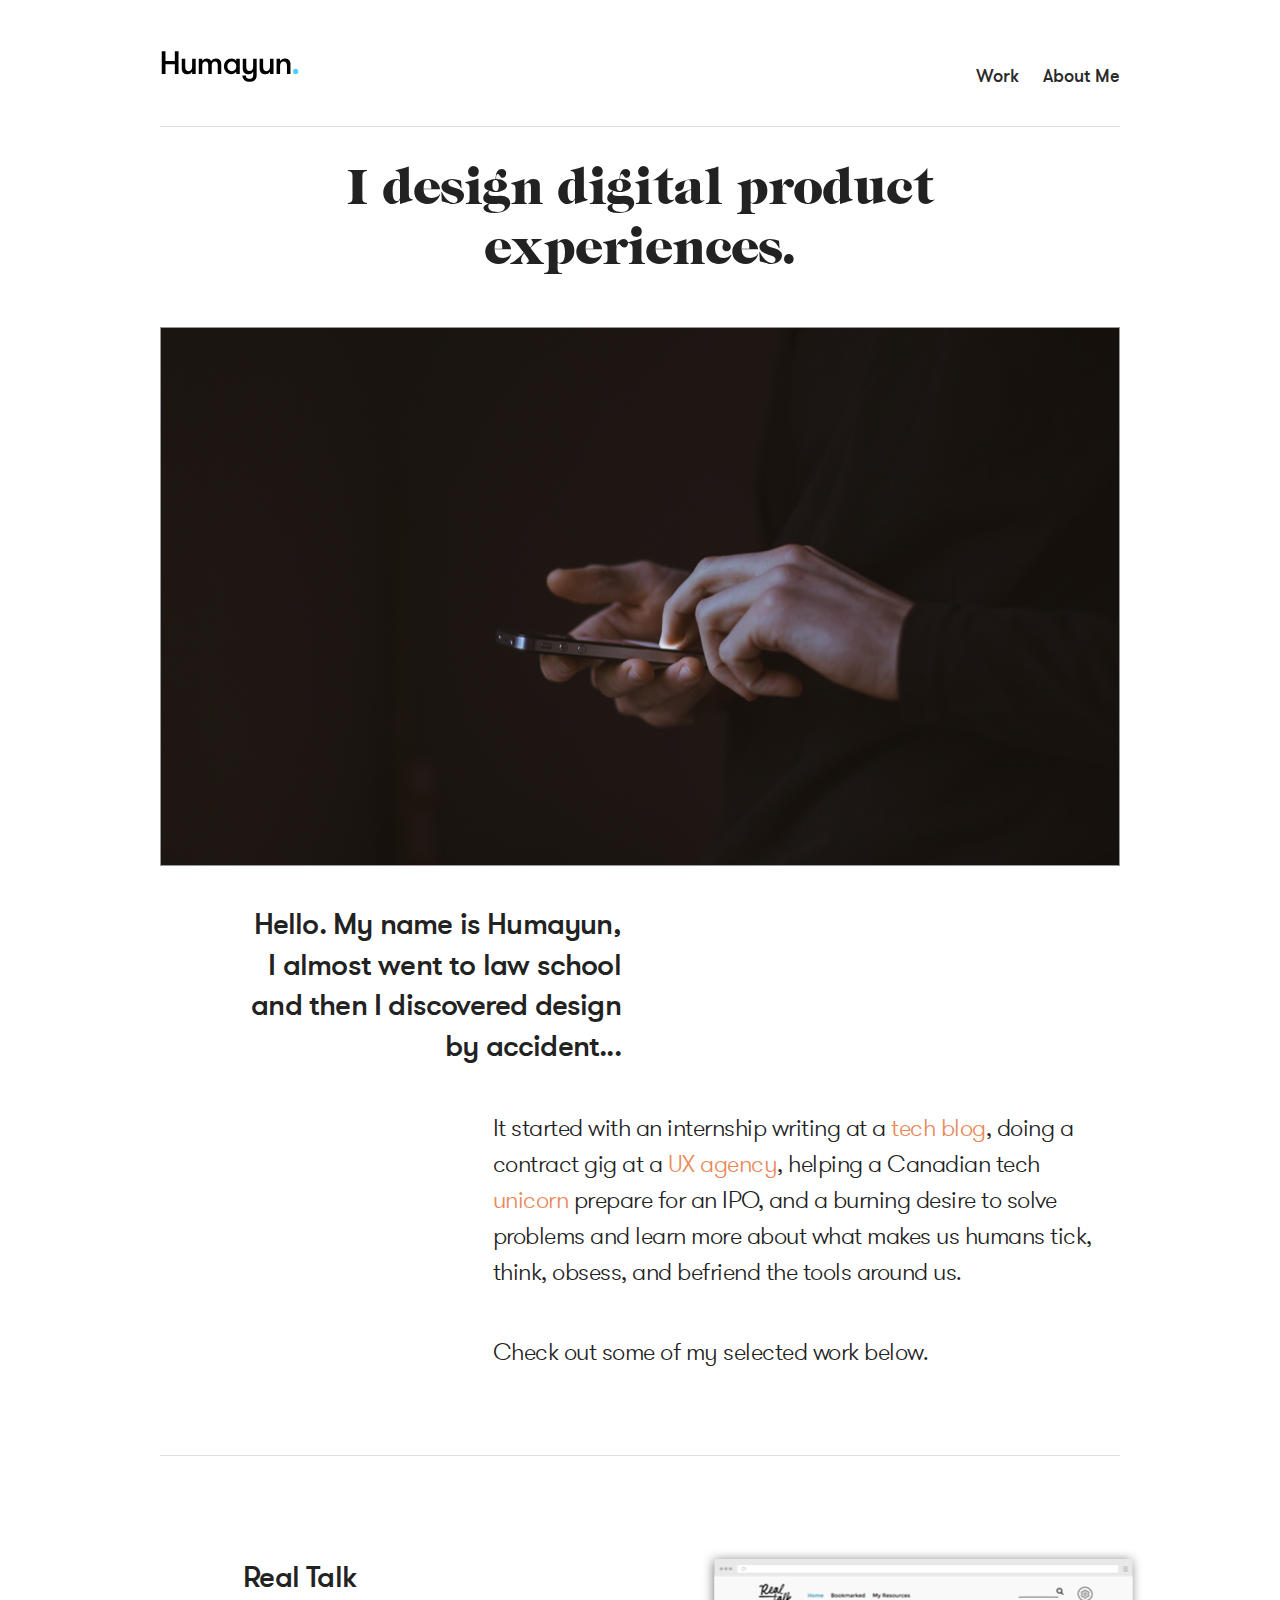
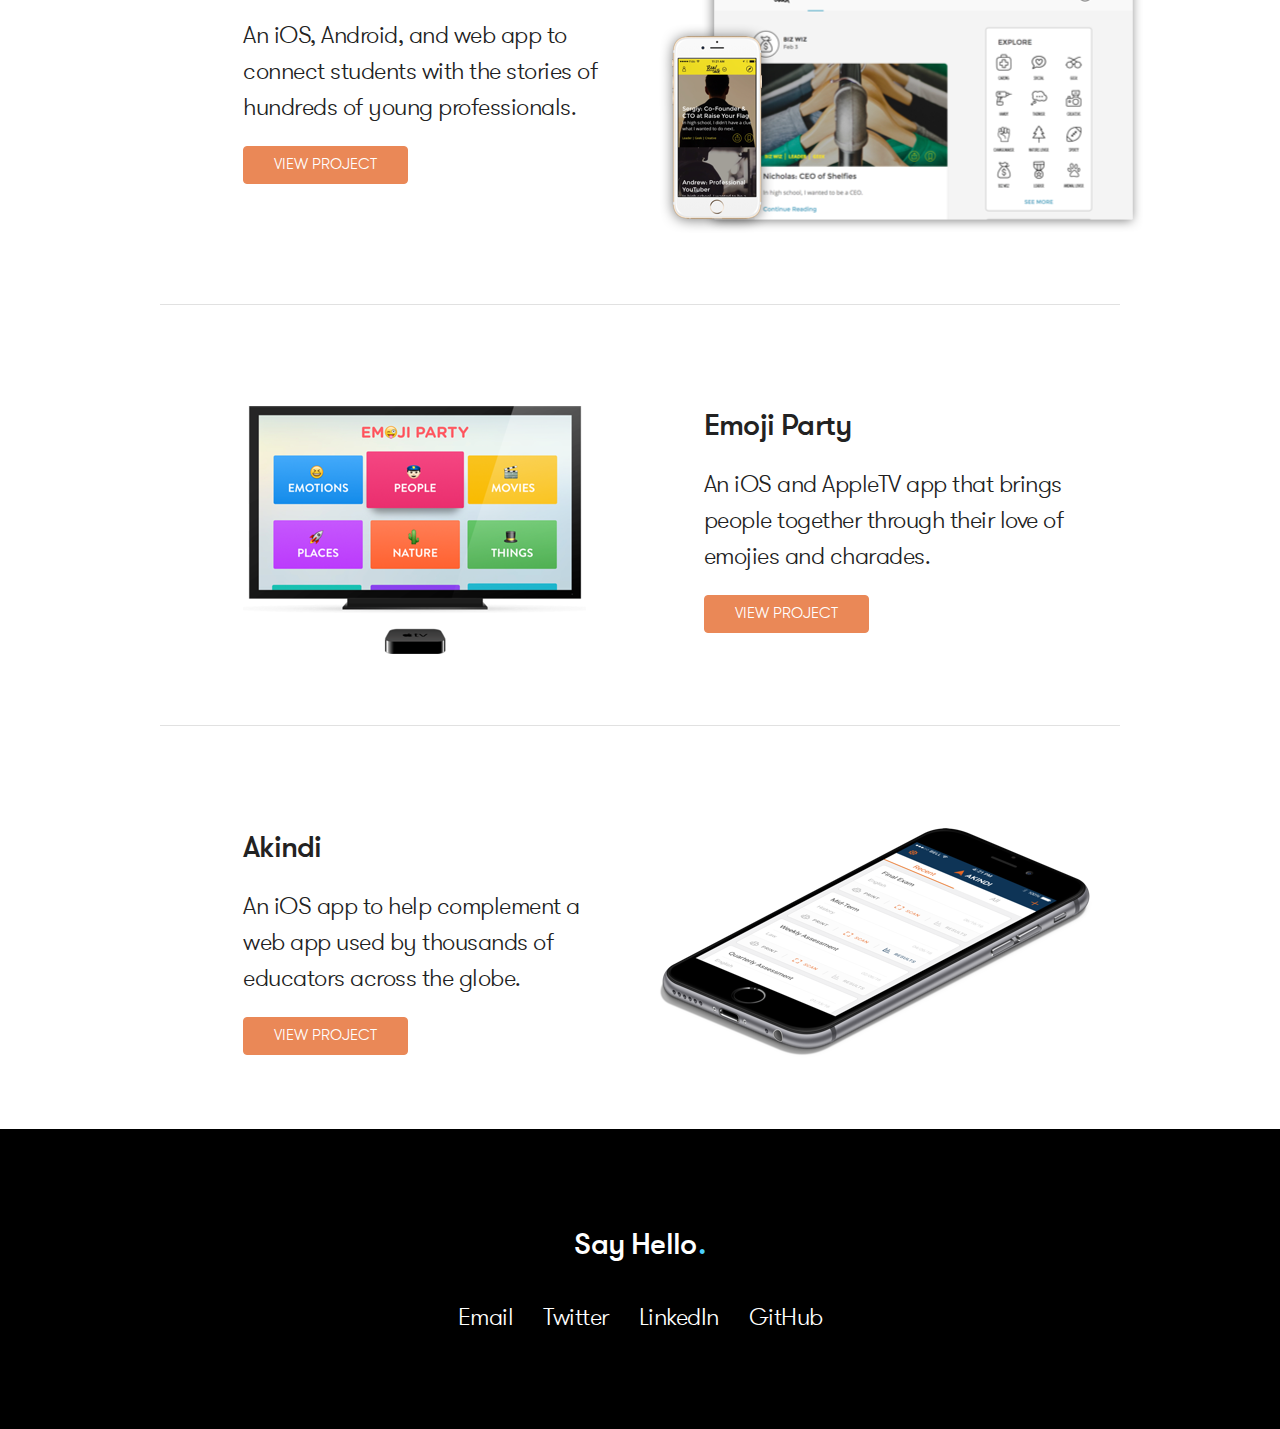
<file: index.html>
<!DOCTYPE html>
<html lang="en">
<head>

  <!-- Basic Page Needs
  –––––––––––––––––––––––––––––––––––––––––––––––––– -->
  <meta charset="utf-8">
  <title>HK | Designer</title>
  <meta name="description" content="">
  <meta name="author" content="">

  <!-- Mobile Specific Metas
  –––––––––––––––––––––––––––––––––––––––––––––––––– -->
  <meta name="viewport" content="width=device-width, initial-scale=1">

  <!-- FONT
  –––––––––––––––––––––––––––––––––––––––––––––––––– -->
  <link href="//fonts.googleapis.com/css?family=Raleway:400,300,600" rel="stylesheet" type="text/css">

  <!-- CSS
  –––––––––––––––––––––––––––––––––––––––––––––––––– -->
  <link rel="stylesheet" href="css/normalize.css">
  <link rel="stylesheet" href="css/skeleton.css">
  <link rel="stylesheet" href="css/main.css">
  <!-- Favicon
  –––––––––––––––––––––––––––––––––––––––––––––––––– -->
  <link rel="icon" type="image/png" href="images/favicon.png">

</head>
<body>

  <!-- Main Nav
  –––––––––––––––––––––––––––––––––––––––––––––––––– -->
  <div class="container nav-border">
    <div class="row">

      <div class="logo">
       <a href="index.html"> <img class="logo-img" src="images/logo.svg" /></a>
      </div>

      <div class="nav">
        <ul>
          <li><a href="index.html">Work</a></li>
          <li><a href="aboutme.html">About Me</a></li>
        </ul>
      </div>

    </div>
  </div>

<!-- Header
  –––––––––––––––––––––––––––––––––––––––––––––––––– -->
  <div class="container header">
    <h1 class="eight columns offset-by-two">I design digital product experiences.</h1>
    <img src="images/home-hero.png" alt="" style="max-width:100%;height:auto"; />
  </div>

<!-- Introduction
  –––––––––––––––––––––––––––––––––––––––––––––––––– -->
  <div class="introduction">
    <div class="container">
        <h4 class="five columns offset-by-one column">Hello. My name is Humayun, I almost went to law school and then I discovered design by accident...</h3>
    </div>

    <div class="container">
        <h5 class="eight columns offset-by-four column">It started with an internship writing at a <a href="http://betakit.com/author/humayunkhan/" target="_blank">tech blog</a>, doing a contract gig at a <a href="http://jetcooper.com" target="_blank">UX agency</a>, helping a Canadian tech <a href="http://shopify.com" target="_blank">unicorn</a> prepare for an IPO, and a burning desire to solve problems and learn more about what makes us humans tick, think, obsess, and befriend the tools around us.</h5>

        <h5 class="eight columns offset-by-four column">Check out some of my selected work below.</h5>
    </div>

  </div>

  <hr class="container break">
<!-- Work Section: Real Talk
  –––––––––––––––––––––––––––––––––––––––––––––––––– -->
<div class="container realtalk">
  <div class="row">
    <div class="text five columns offset-by-one column">
      <h4 style="margin-top: 10%;">Real Talk</h4>
      <h5>An iOS, Android, and web app to connect students with the stories of hundreds of young professionals.</h5>
      <div class="button projects">
          <a href="realtalk.html"><h6>View Project</h6></a>
      </div>
    </div>

    <div class="work-img five columns">
      <img src="images/rt-home.png" style="margin-top: 7.5%"; alt="" >
    </div>

  </div>
</div>

<hr class="container break">
<!-- Work Section: Emoji Party
  –––––––––––––––––––––––––––––––––––––––––––––––––– -->
<div class="container emojiparty">
  <div class="row">

     <div class="work-img five columns offset-by-one column">
      <img src="images/ep-home.png" style="margin-top: 10%;" alt="">
    </div>

    <div class="text five columns offset-by-one column">
      <h4 style="margin-top: 10%;">Emoji Party</h4>
      <h5>An iOS and AppleTV app that brings people together through their love of emojies and charades.</h5>
      <div class="button projects">
          <a href="emojiparty.html"><h6>View Project</h6></a>
      </div>
    </div>
  </div>
</div>

<hr class="container break">

<!-- Work Section: Akindi
  –––––––––––––––––––––––––––––––––––––––––––––––––– -->
<div class="container akindi">
  <div class="row">

    <div class="text five columns offset-by-one column">
      <h4 style="margin-top: 10%;">Akindi</h4>
      <h5>An iOS app to help complement a web app used by thousands of educators across the globe.</h5>
      <div class="button projects">
          <a href="akindi.html"><h6>View Project</h6></a>
      </div>
    </div>

    <div class="work-img five columns">
      <img src="images/akindi-home.png" style="margin-top: 10%"; alt="" >
    </div>

  </div>
</div>



<!-- Work Section: Wealthsimple
  ––––––––––––––––––––––––––––––––––––––––––––––––––
<hr class="container break">
<div class="container wealthsimple">
  <div class="row">

     <div class="work-img five columns offset-by-one column">
      <img src="images/ws-home.png" alt="">
    </div>

    <div class="text five columns offset-by-one column">
      <h4 style="margin-top: 10%;">Wealthsimple</h4>
      <h5>An iOS onboarding redesign for one of the Canada's top fintech startups.</h5>
      <div class="button projects">
          <a href="wealthsimple.html"><h6>View Project</h6></a>
      </div>
    </div>
  </div>
</div>
-->
<!-- Work Section: Footer
  –––––––––––––––––––––––––––––––––––––––––––––––––– -->
<div class="footer">
  <div class="container">
      <div id="footer-content">
        <h4>Say Hello <span id="dot">.</span></h4>
        <ul>
          <li><a href="mailto:humayun.n.k@gmail.com"><h5>Email</h5></a></li>
          <li><a href="https://twitter.com/colorsandcopy"><h5>Twitter</h5></a></li>
          <li><a href="https://ca.linkedin.com/in/khanhumayun"><h5>LinkedIn</h5></a></li>
          <li><a href="https://github.com/humayunk"><h5>GitHub</h5></a></li>
        </ul>
      </div>

  </div>
</div>

<!-- End Document
  –––––––––––––––––––––––––––––––––––––––––––––––––– -->
</body>
</html>
</file>
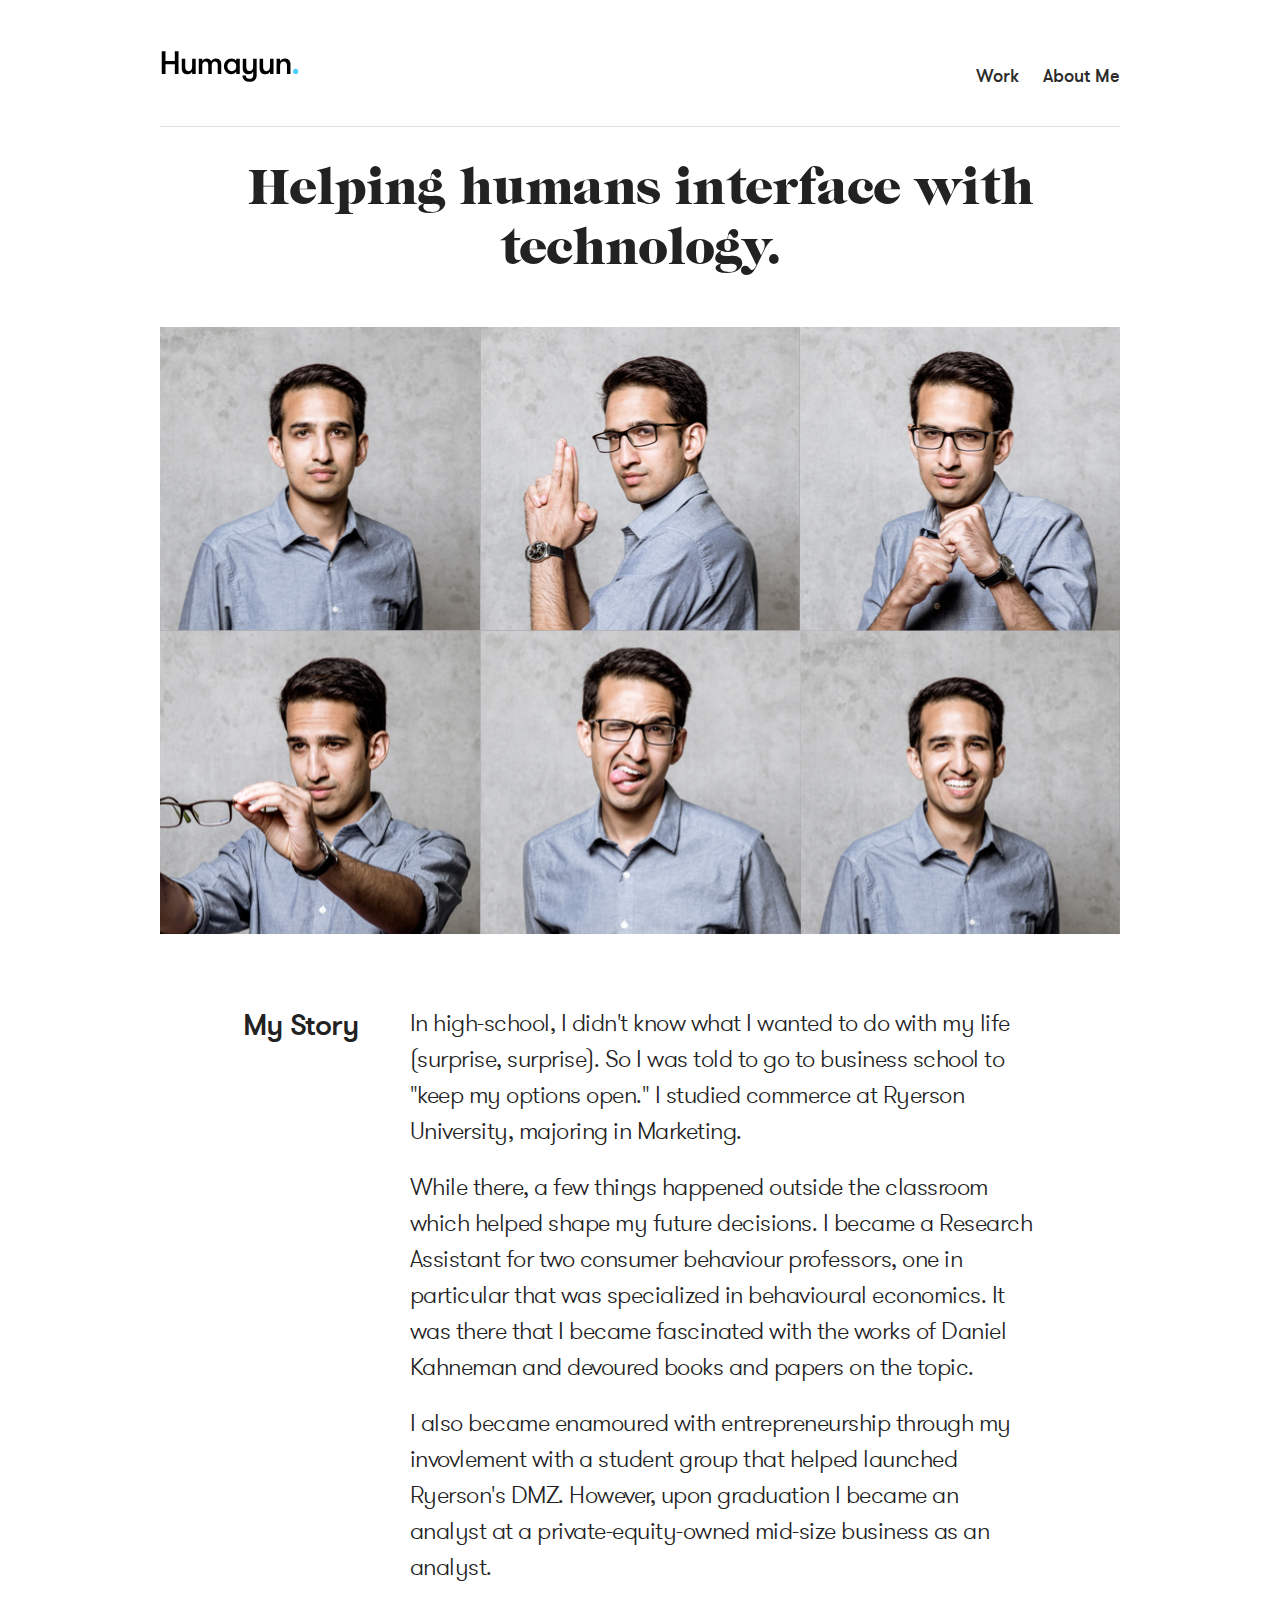
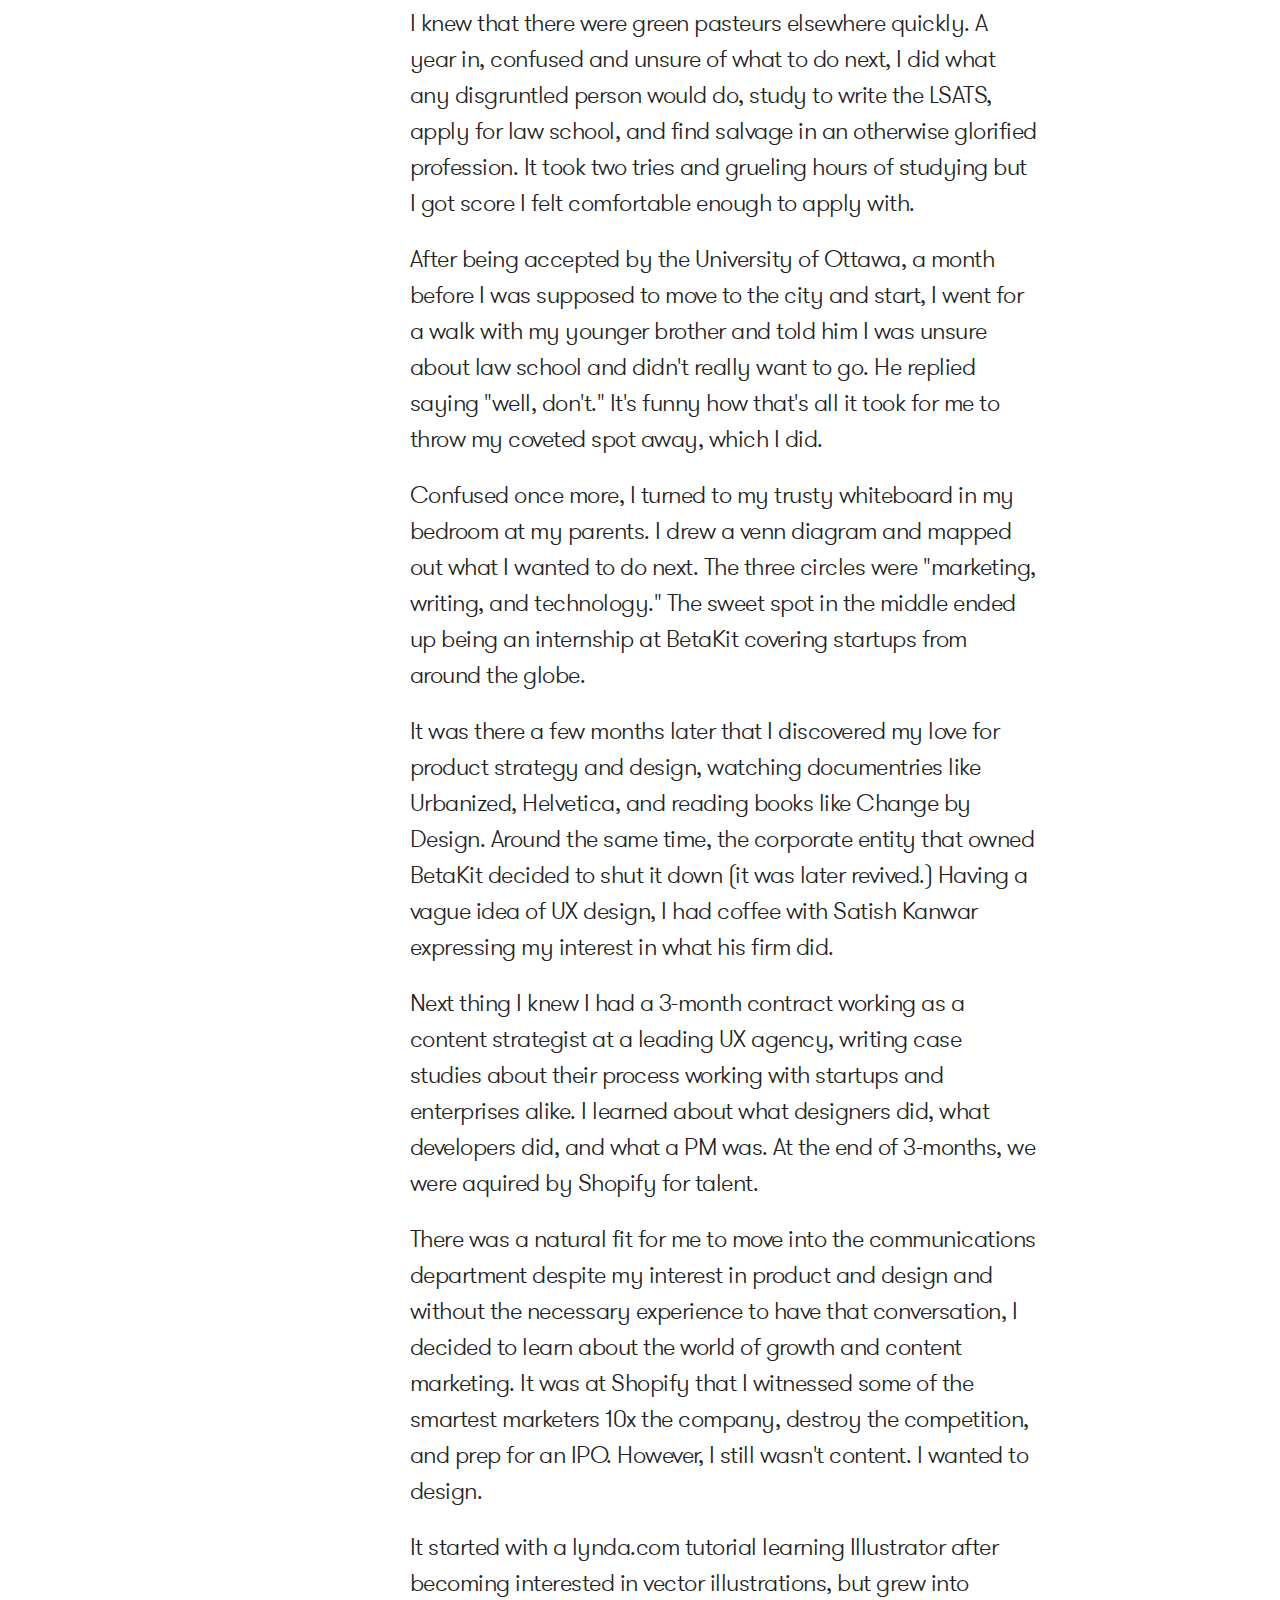
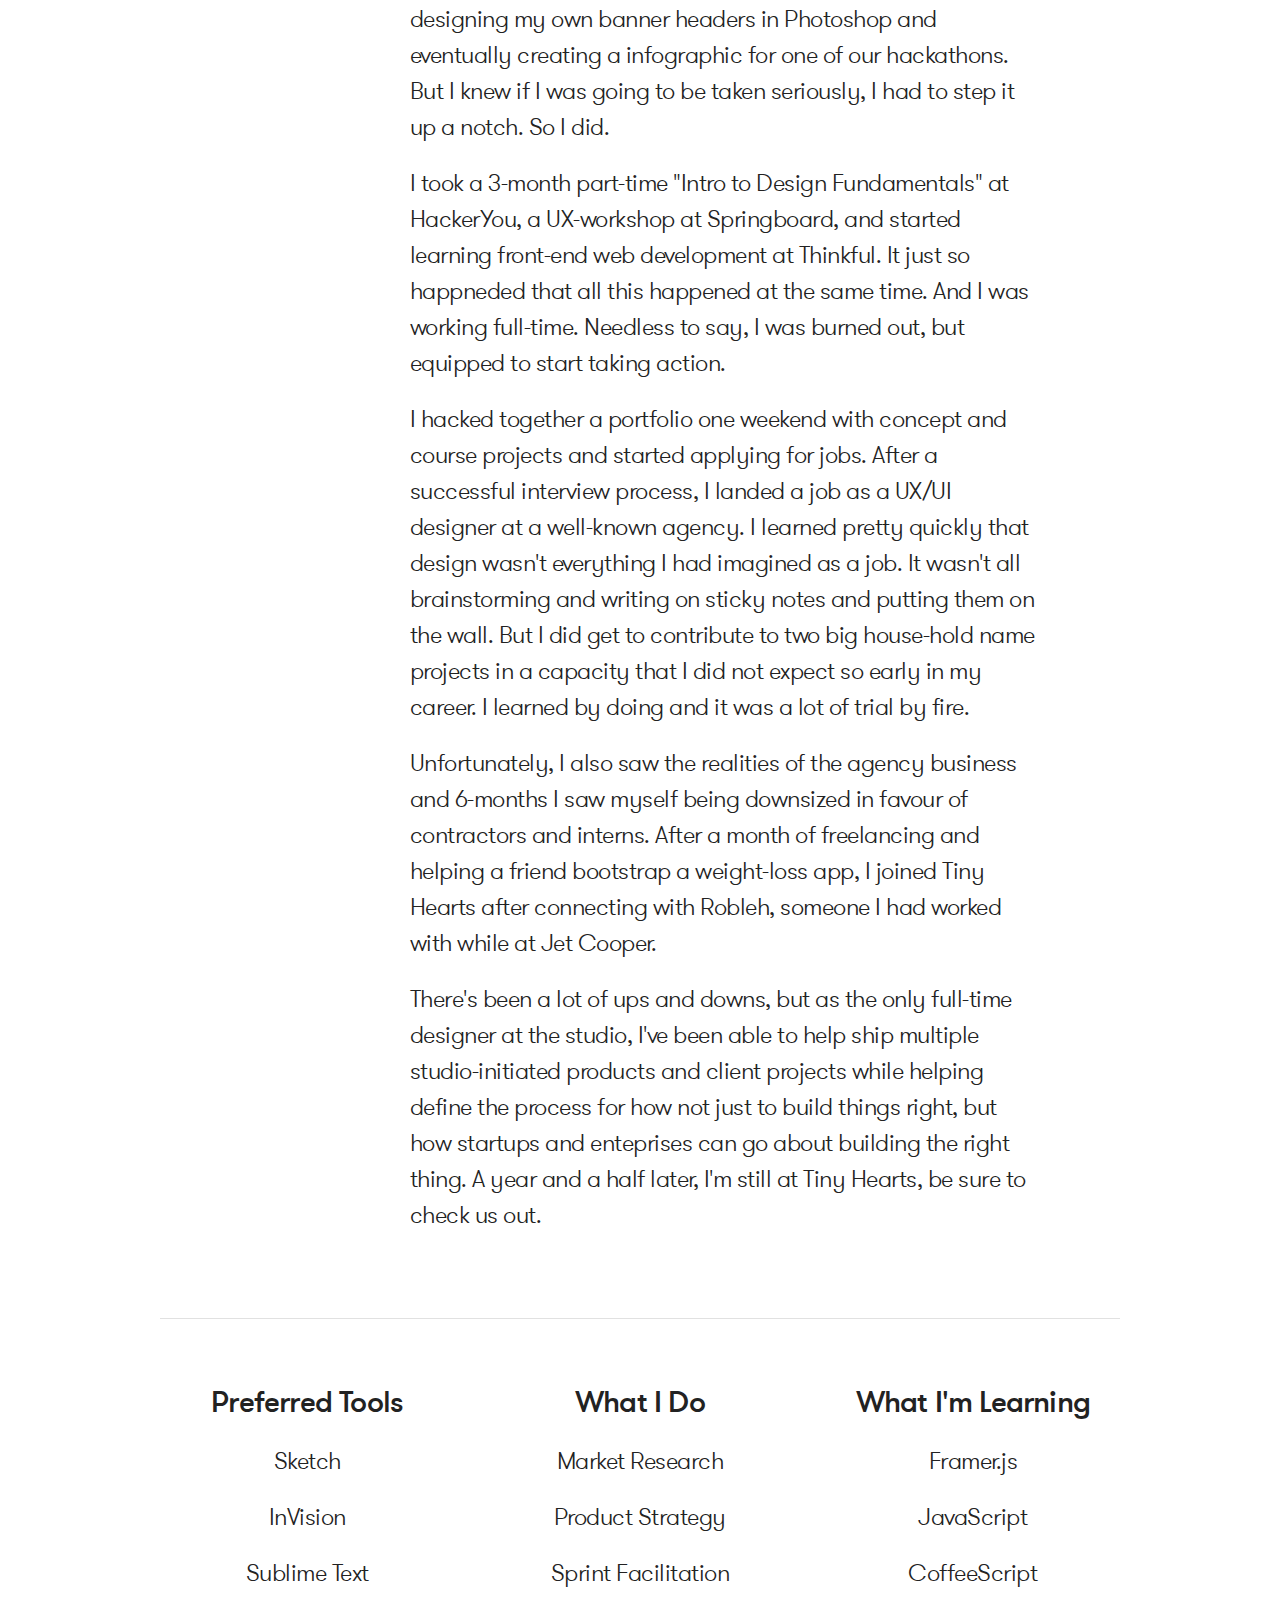
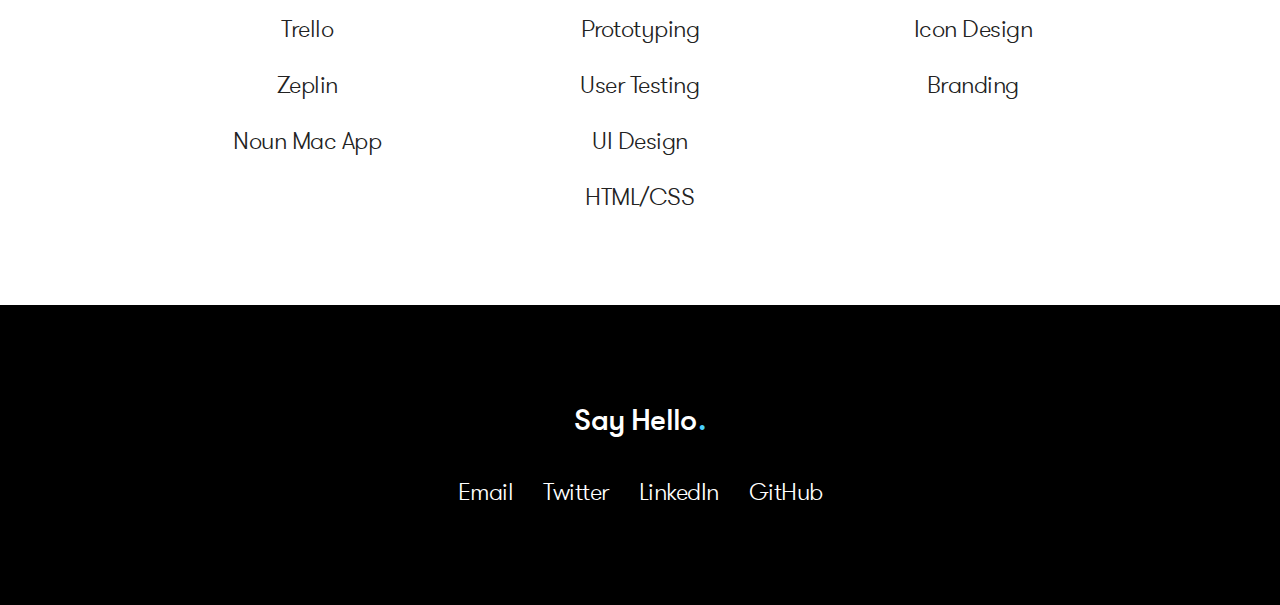
<file: aboutme.html>
<!DOCTYPE html>
<html lang="en">
<head>

  <!-- Basic Page Needs
  –––––––––––––––––––––––––––––––––––––––––––––––––– -->
  <meta charset="utf-8">
  <title>HK | Designer</title>
  <meta name="description" content="">
  <meta name="author" content="">

  <!-- Mobile Specific Metas
  –––––––––––––––––––––––––––––––––––––––––––––––––– -->
  <meta name="viewport" content="width=device-width, initial-scale=1">

  <!-- FONT
  –––––––––––––––––––––––––––––––––––––––––––––––––– -->
  <link href="//fonts.googleapis.com/css?family=Raleway:400,300,600" rel="stylesheet" type="text/css">

  <!-- CSS
  –––––––––––––––––––––––––––––––––––––––––––––––––– -->
  <link rel="stylesheet" href="css/normalize.css">
  <link rel="stylesheet" href="css/skeleton.css">
  <link rel="stylesheet" href="css/main.css">
  <!-- Favicon
  –––––––––––––––––––––––––––––––––––––––––––––––––– -->
  <link rel="icon" type="image/png" href="images/favicon.png">

</head>
<body>

  <!-- Main Nav
  –––––––––––––––––––––––––––––––––––––––––––––––––– -->
  <div class="container nav-border">
    <div class="row">

      <div class="logo">
       <a href="index.html"> <img class="logo-img" src="images/logo.svg" /></a>
      </div>

      <div class="nav">
        <ul>
          <li><a href="index.html">Work</a></li>
          <li><a href="aboutme.html">About Me</a></li>
        </ul>
      </div>

    </div>
  </div>

<!-- Header
  –––––––––––––––––––––––––––––––––––––––––––––––––– -->
  <div class="container header">
    <h1 class="ten columns offset-by-one column">Helping humans interface with technology.</h1>
    <img src="images/am-hero.png" alt="" style="max-width:100%;height:auto"; />
  </div>

<!-- Introduction
  –––––––––––––––––––––––––––––––––––––––––––––––––– -->
  <div class="overview">
    <div class="container">
        <div class="row">
          <h4 class="two columns offset-by-one column">My Story</h4>

          <h5 class="eight columns">In high-school, I didn't know what I wanted to do with my life (surprise, surprise). So I was told to go to business school to "keep my options open." I studied commerce at Ryerson University, majoring in Marketing.
          <h5 class="eight columns offset-by-three column">
          While there, a few things happened outside the classroom which helped shape my future decisions. I became a Research Assistant for two consumer behaviour professors, one in particular that was specialized in behavioural economics. It was there that I became fascinated with the works of Daniel Kahneman and devoured books and papers on the topic.</h5>
          <h5 class="eight columns offset-by-three column">
          I also became enamoured with entrepreneurship through my invovlement with a student group that helped launched Ryerson's DMZ. However, upon graduation I became an analyst at a private-equity-owned mid-size business as an analyst.</h5>
          <h5 class="eight columns offset-by-three column">
          I knew that there were green pasteurs elsewhere quickly. A year in, confused and unsure of what to do next, I did what any disgruntled person would do, study to write the LSATS, apply for law school, and find salvage in an otherwise glorified profession. It took two tries and grueling hours of studying but I got score I felt comfortable enough to apply with.</h5>
          <h5 class="eight columns offset-by-three column">
          After being accepted by the University of Ottawa, a month before I was supposed to move to the city and start, I went for a walk with my younger brother and told him I was unsure about law school and didn't really want to go. He replied saying "well, don't." It's funny how that's all it took for me to throw my coveted spot away, which I did.</h5>
          <h5 class="eight columns offset-by-three column">
          Confused once more, I turned to my trusty whiteboard in my bedroom at my parents. I drew a venn diagram and mapped out what I wanted to do next. The three circles were "marketing, writing, and technology." The sweet spot in the middle ended up being an internship at BetaKit covering startups from around the globe.</h5>
          <h5 class="eight columns offset-by-three column">
          It was there a few months later that I discovered my love for product strategy and design, watching documentries like Urbanized, Helvetica, and reading books like Change by Design. Around the same time, the corporate entity that owned BetaKit decided to shut it down (it was later revived.) Having a vague idea of UX design, I had coffee with Satish Kanwar expressing my interest in what his firm did.</h5>
          <h5 class="eight columns offset-by-three column">
          Next thing I knew I had a 3-month contract working as a content strategist at a leading UX agency, writing case studies about their process working with startups and enterprises alike. I learned about what designers did, what developers did, and what a PM was. At the end of 3-months, we were aquired by Shopify for talent.</h5>
          <h5 class="eight columns offset-by-three column">
          There was a natural fit for me to move into the communications department despite my interest in product and design and without the necessary experience to have that conversation, I decided to learn about the world of growth and content marketing. It was at Shopify that I witnessed some of the smartest marketers 10x the company, destroy the competition, and prep for an IPO. However, I still wasn't content. I wanted to design.</h5>
          <h5 class="eight columns offset-by-three column">
          It started with a lynda.com tutorial learning Illustrator after becoming interested in vector illustrations, but grew into designing my own banner headers in Photoshop and eventually creating a infographic for one of our hackathons. But I knew if I was going to be taken seriously, I had to step it up a notch. So I did.</h5>
          <h5 class="eight columns offset-by-three column">
          I took a 3-month part-time "Intro to Design Fundamentals" at HackerYou, a UX-workshop at Springboard, and started learning front-end web development at Thinkful. It just so happneded that all this happened at the same time. And I was working full-time. Needless to say, I was burned out, but equipped to start taking action.</h5>
          <h5 class="eight columns offset-by-three column">
          I hacked together a portfolio one weekend with concept and course projects and started applying for jobs. After a successful interview process, I landed a job as a UX/UI designer at a well-known agency. I learned pretty quickly that design wasn't everything I had imagined as a job. It wasn't all brainstorming and writing on sticky notes and putting them on the wall. But I did get to contribute to two big house-hold name projects in a capacity that I did not expect so early in my career. I learned by doing and it was a lot of trial by fire.</h5>
          <h5 class="eight columns offset-by-three column">
          Unfortunately, I also saw the realities of the agency business and 6-months I saw myself being downsized in favour of contractors and interns. After a month of freelancing and helping a friend bootstrap a weight-loss app, I joined Tiny Hearts after connecting with Robleh, someone I had worked with while at Jet Cooper. </h5>
           <h5 class="eight columns offset-by-three column">
          There's been a lot of ups and downs, but as the only full-time designer at the studio, I've been able to help ship multiple studio-initiated products and client projects while helping define the process for how not just to build things right, but how startups and enteprises can go about building the right thing. A year and a half later, I'm still at Tiny Hearts, be sure to check us out.</h5>
        </div>
    </div>

  </div>

  <hr class="container break">

<!-- Tools
  –––––––––––––––––––––––––––––––––––––––––––––––––– -->
<div class="container tools">
  <div class="row">
    <div class="four columns">
      <h4>Preferred Tools</h4>
      <ul >
        <li><h5>Sketch</h5></li>
        <li><h5>InVision</h5></li>
        <li><h5>Sublime Text</h5></li>
        <li><h5>Trello</h5></li>
        <li><h5>Zeplin</h5></li>
        <li><h5>Noun Mac App</h5></li>
      </ul>
    </div>

     <div class="four columns">
      <h4>What I Do</h4>
      <ul class="tools">
        <li><h5>Market Research</h5></li>
        <li><h5>Product Strategy</h5></li>
        <li><h5>Sprint Facilitation</h5></li>
        <li><h5>Prototyping</h5></li>
        <li><h5>User Testing</h5></li>
        <li><h5>UI Design</h5></li>
        <li><h5>HTML/CSS</h5></li>
      </ul>
    </div>

     <div class="four columns">
      <h4>What I'm Learning</h4>
      <ul class="tools">
        <li><h5>Framer.js</h5></li>
        <li><h5>JavaScript</h5></li>
        <li><h5>CoffeeScript</h5></li>
        <li><h5>Icon Design</h5></li>
        <li><h5>Branding</h5></li>
      </ul>
    </div>

  </div>
</div>



<!-- Work Section: Footer
  –––––––––––––––––––––––––––––––––––––––––––––––––– -->
<div class="footer">
  <div class="container">
      <div id="footer-content">
        <h4>Say Hello <span id="dot">.</span></h4>
        <ul>
          <li><a href="mailto:humayun.n.k@gmail.com"><h5>Email</h5></a></li>
          <li><a href="https://twitter.com/colorsandcopy"><h5>Twitter</h5></a></li>
          <li><a href="https://ca.linkedin.com/in/khanhumayun"><h5>LinkedIn</h5></a></li>
          <li><a href="https://github.com/humayunk"><h5>GitHub</h5></a></li>
        </ul>
      </div>

  </div>
</div>

<!-- End Document
  –––––––––––––––––––––––––––––––––––––––––––––––––– -->
</body>
</html>
</file>
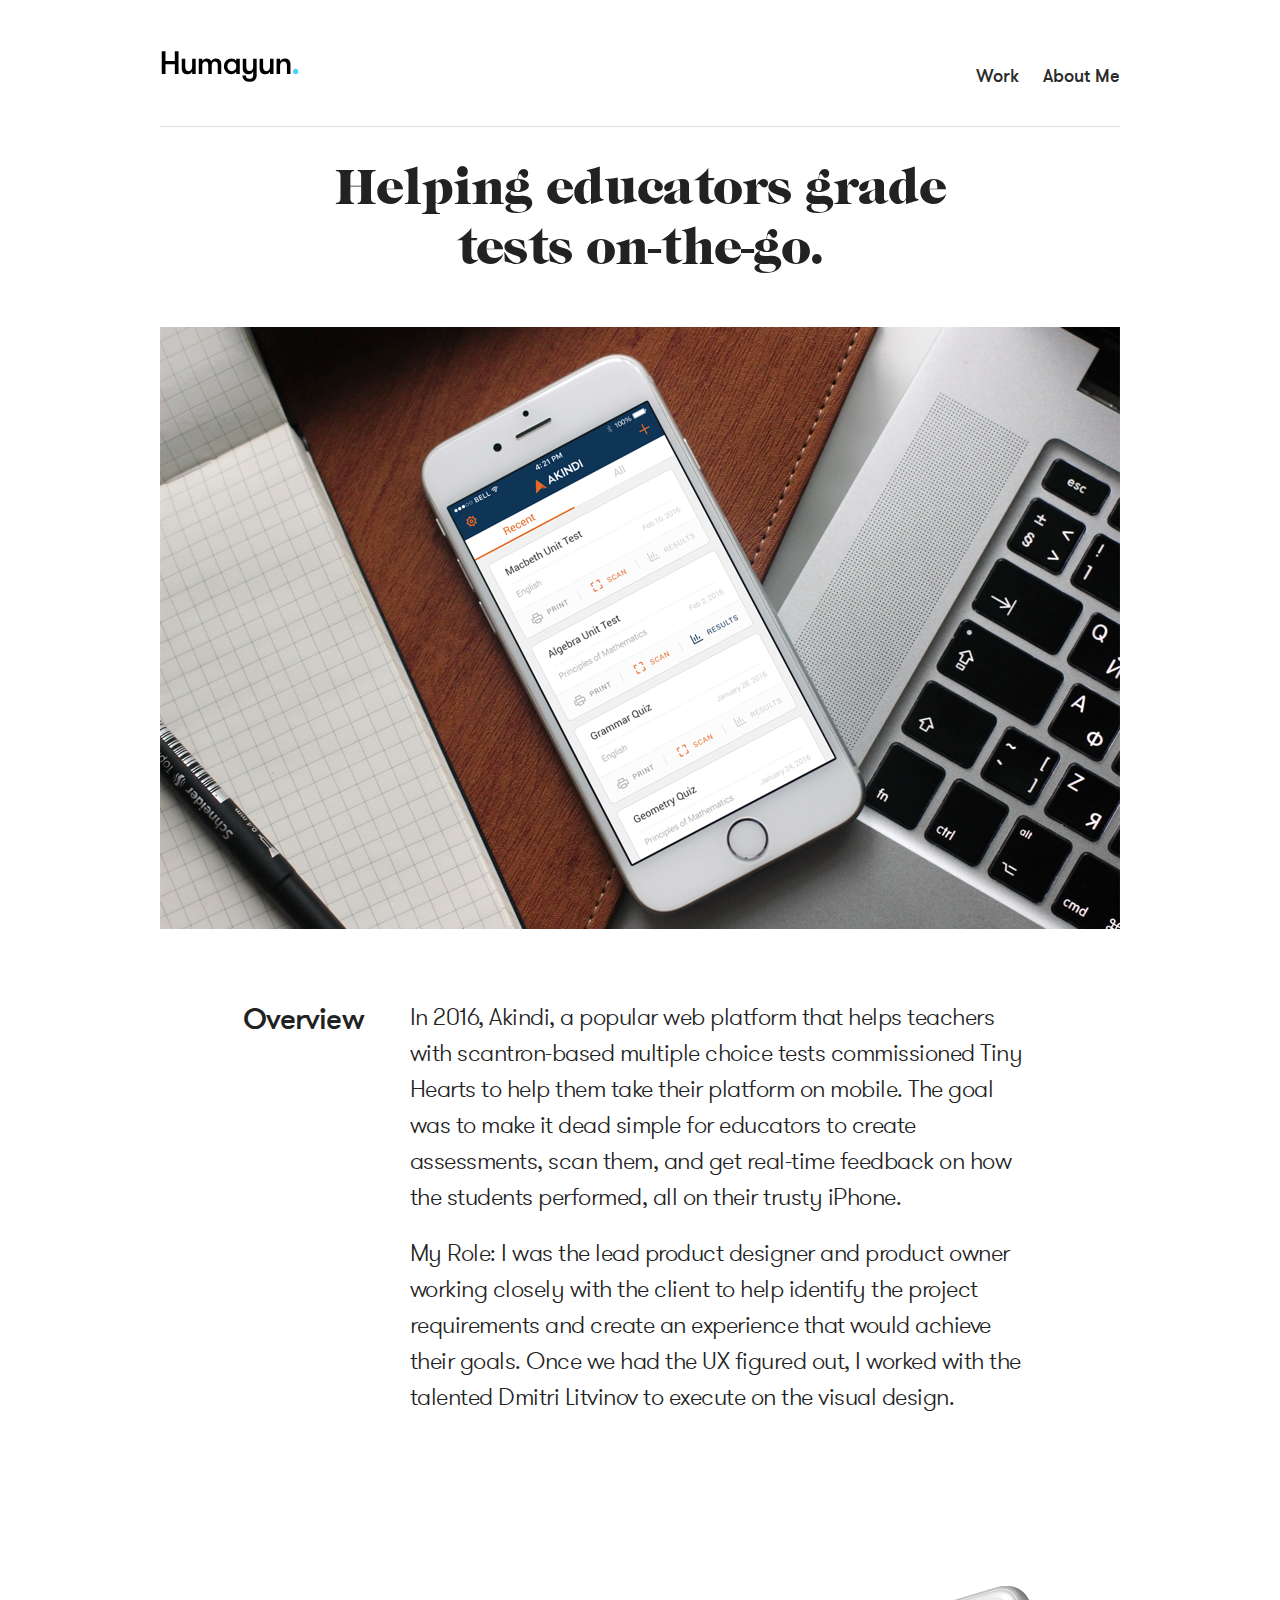
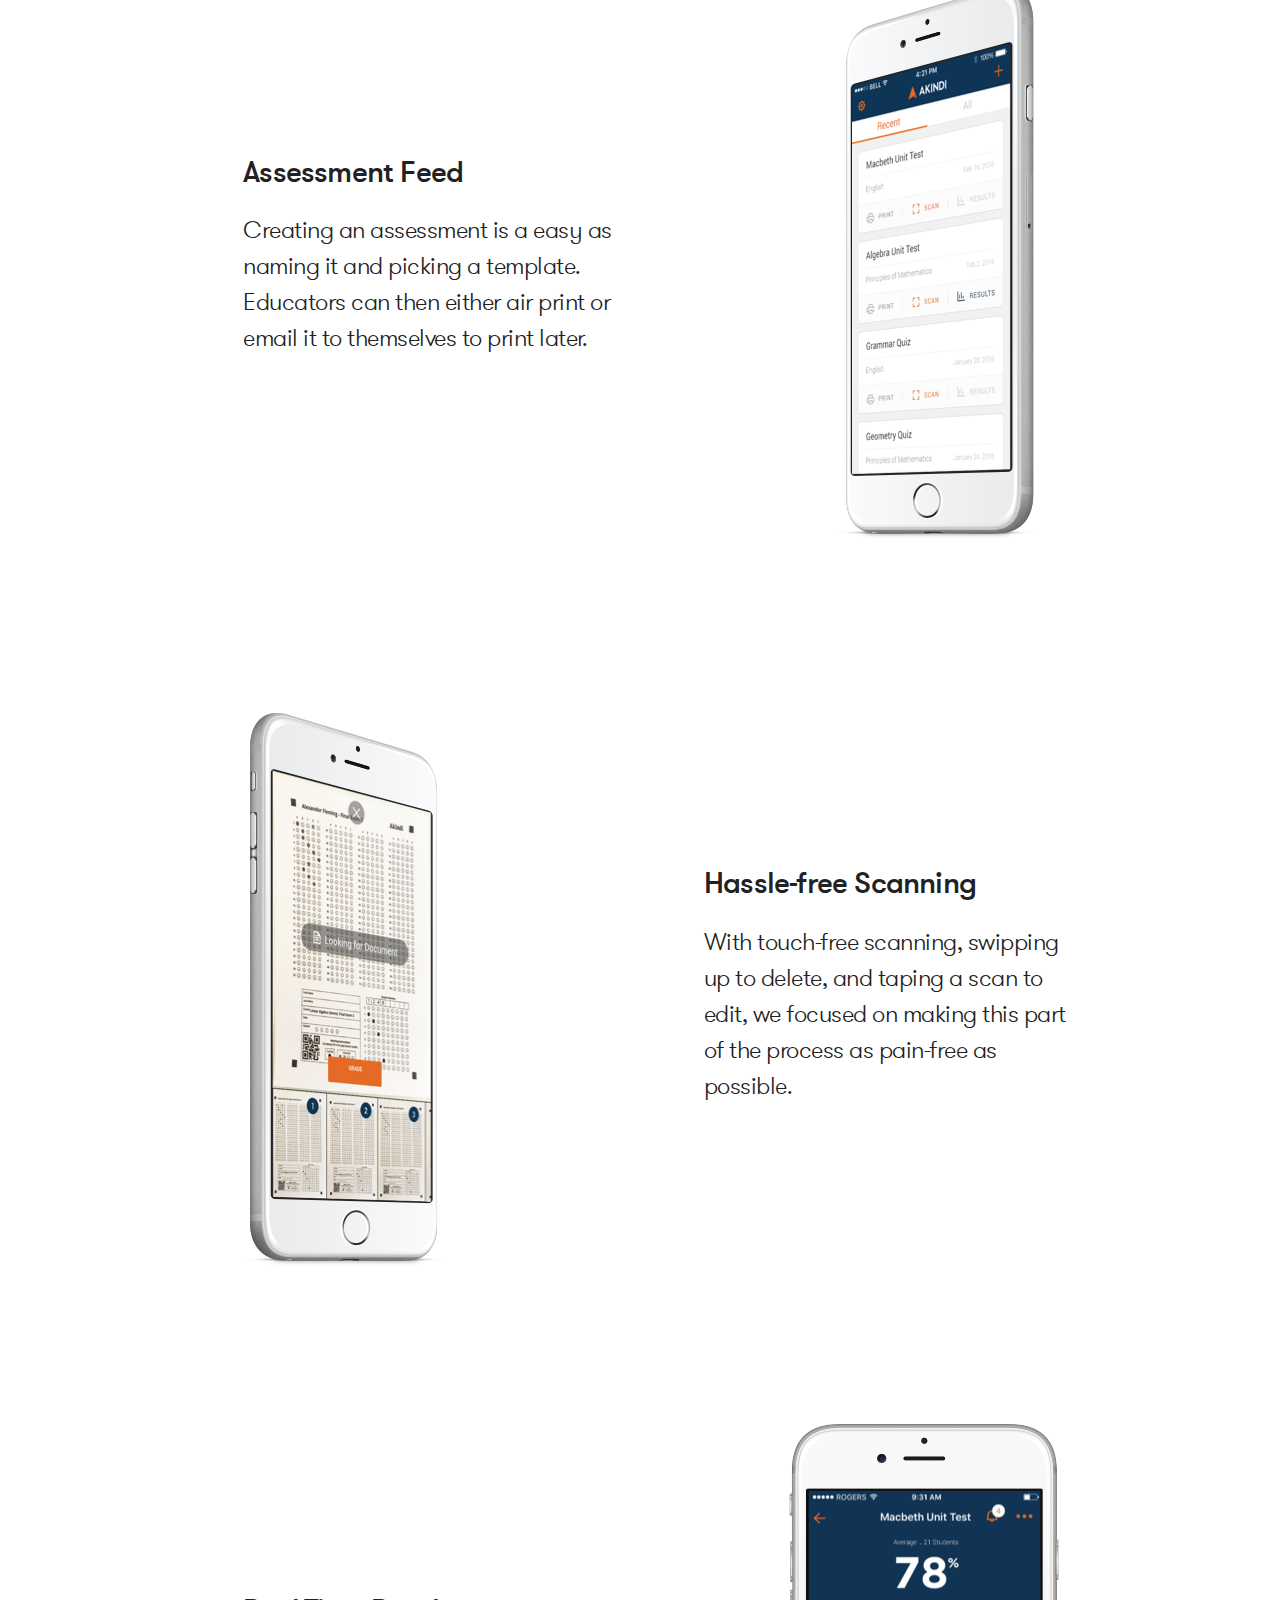
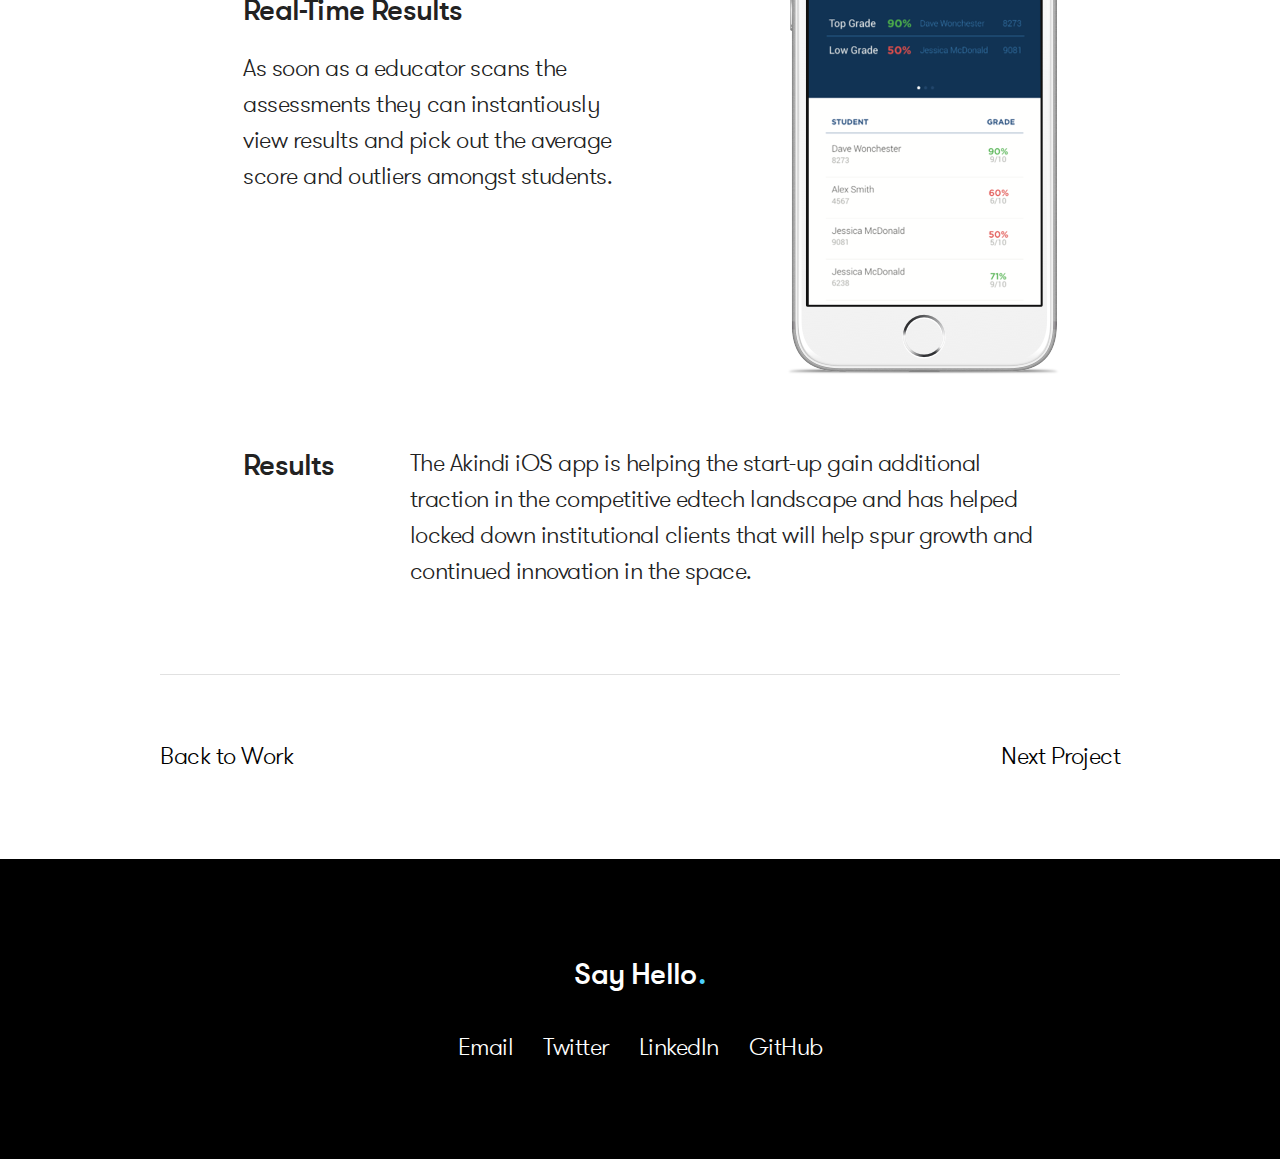
<file: akindi.html>
<!DOCTYPE html>
<html lang="en">
<head>

  <!-- Basic Page Needs
  –––––––––––––––––––––––––––––––––––––––––––––––––– -->
  <meta charset="utf-8">
  <title>Akindi iOS App</title>
  <meta name="description" content="">
  <meta name="author" content="">

  <!-- Mobile Specific Metas
  –––––––––––––––––––––––––––––––––––––––––––––––––– -->
  <meta name="viewport" content="width=device-width, initial-scale=1">

  <!-- FONT
  –––––––––––––––––––––––––––––––––––––––––––––––––– -->
  <link href="//fonts.googleapis.com/css?family=Raleway:400,300,600" rel="stylesheet" type="text/css">

  <!-- CSS
  –––––––––––––––––––––––––––––––––––––––––––––––––– -->
  <link rel="stylesheet" href="css/normalize.css">
  <link rel="stylesheet" href="css/skeleton.css">
  <link rel="stylesheet" href="css/main.css">
  <!-- Favicon
  –––––––––––––––––––––––––––––––––––––––––––––––––– -->
  <link rel="icon" type="image/png" href="images/favicon.png">

</head>
<body>

  <!-- Main Nav
  –––––––––––––––––––––––––––––––––––––––––––––––––– -->
  <div class="container nav-border">
    <div class="row">

      <div class="logo">
       <a href="index.html"> <img class="logo-img" src="images/logo.svg" /></a>
      </div>

      <div class="nav">
        <ul>
          <li><a href="index.html">Work</a></li>
          <li><a href="aboutme.html">About Me</a></li>
        </ul>
      </div>

    </div>
  </div>
<!-- Header
  –––––––––––––––––––––––––––––––––––––––––––––––––– -->
  <div class="header">
      <div class="container">
        <h1 class="eight columns offset-by-two">Helping educators grade tests on-the-go.</h1>
        <img src="images/akindi-hero.png" alt="" style="max-width:100%;height:auto"; />
    </div>
  </div>

<!-- Overview
  –––––––––––––––––––––––––––––––––––––––––––––––––– -->
  <div class="overview">
    <div class="container">
        <div class="row">
          <h4 class="two columns offset-by-one column">Overview</h4>

          <h5 class="eight columns">In 2016, Akindi, a popular web platform that helps teachers with scantron-based multiple choice tests commissioned Tiny Hearts to help them take their platform on mobile. The goal was to make it dead simple for educators to create assessments, scan them, and get real-time feedback on how the students performed, all on their trusty iPhone. </h5>

          <h5 class="eight columns offset-by-three column">
          My Role: I was the lead product designer and product owner working closely with the client to help identify the project requirements and create an experience that would achieve their goals. Once we had the UX figured out, I worked with the talented Dmitri Litvinov to execute on the visual design. </h5>
        </div>
    </div>

  </div>


<!-- Case Study: First Section
  –––––––––––––––––––––––––––––––––––––––––––––––––– -->
<div class="container case">
  <div class="row">
    <div class="text five columns offset-by-one column">
      <h4>Assessment Feed</h4>
      <h5>Creating an assessment is a easy as naming it and picking a template. Educators can then either air print or email it to themselves to print later.</h5>
    </div>

    <div class="four columns offset-by-two">
      <img src="images/ak-1.png" style="margin-top: 7.5%"; alt="" >
    </div>

  </div>
</div>

<!-- Case Study: Second Section
  –––––––––––––––––––––––––––––––––––––––––––––––––– -->
<div class="container case">
  <div class="row">

     <div class="work-img five columns offset-by-one column">
      <img src="images/ak-2.png" style="margin-top: 10%;" alt="">
    </div>

    <div class="text five columns offset-by-one column">
      <h4>Hassle-free Scanning</h4>
      <h5>With touch-free scanning, swipping up to delete, and taping a scan to edit, we focused on making this part of the process as pain-free as possible. </h5>

    </div>
  </div>
</div>

<!-- Case Study: Third Section
  –––––––––––––––––––––––––––––––––––––––––––––––––– -->
<div class="container case">
  <div class="row">
    <div class="text five columns offset-by-one column">
      <h4>Real-Time Results</h4>
      <h5>As soon as a educator scans the assessments they can instantiously view results and pick out the average score and outliers amongst students.</h5>
    </div>

    <div class="four columns offset-by-two">
      <img src="images/ak-3.png" style="margin-top: 7.5%"; alt="" >
    </div>

  </div>
</div>

<!-- Case Study: Fourth Section

<div class="container case">
  <div class="row">

     <div class="work-img six columns">
      <img src="images/rt-4.png" style="margin-top: 10%;" alt="">
    </div>

    <div class="text five columns offset-by-one column browser">
      <h4>Companion Web App</h4>
      <h5>We also created a web app for when students happen to be in school or at home and required more browsing real-estate. </h5>

    </div>
  </div>
</div>

 –––––––––––––––––––––––––––––––––––––––––––––––––– -->

<!-- Wrap
  –––––––––––––––––––––––––––––––––––––––––––––––––– -->
  <div class="overview">
    <div class="container">
        <div class="row">
          <h4 class="two columns offset-by-one column">Results</h4>

          <h5 class="eight columns">The Akindi iOS app is helping the start-up gain additional traction in the competitive edtech landscape and has helped locked down institutional clients that will help spur growth and continued innovation in the space. </h5>
        </div>
    </div>

  </div>

  <hr class="container break">

<!-- Case Study Navigation
–––––––––––––––––––––––––––––––––––––––––––––––––– -->
<div class="next">
  <div class="container">
    <div class="row">
      <div class="backtowork case-nav">
        <a href="index.html"><h5>Back to Work</h5></a>
      </div>
      <div class="case-nav next-cs">
        <a href="realtalk.html"><h5>Next Project</h5></a>
      </div>

    </div>
  </div>
</div>


<!-- Work Section: Footer
  –––––––––––––––––––––––––––––––––––––––––––––––––– -->
<div class="footer">
  <div class="container">
      <div id="footer-content">
        <h4>Say Hello <span id="dot">.</span></h4>
        <ul>
          <li><a href="mailto:humayun.n.k@gmail.com"><h5>Email</h5></a></li>
          <li><a href="https://twitter.com/colorsandcopy"><h5>Twitter</h5></a></li>
          <li><a href="https://ca.linkedin.com/in/khanhumayun"><h5>LinkedIn</h5></a></li>
          <li><a href="https://github.com/humayunk"><h5>GitHub</h5></a></li>
        </ul>
      </div>

  </div>
</div>

<!-- End Document
  –––––––––––––––––––––––––––––––––––––––––––––––––– -->
</body>
</html>
</file>
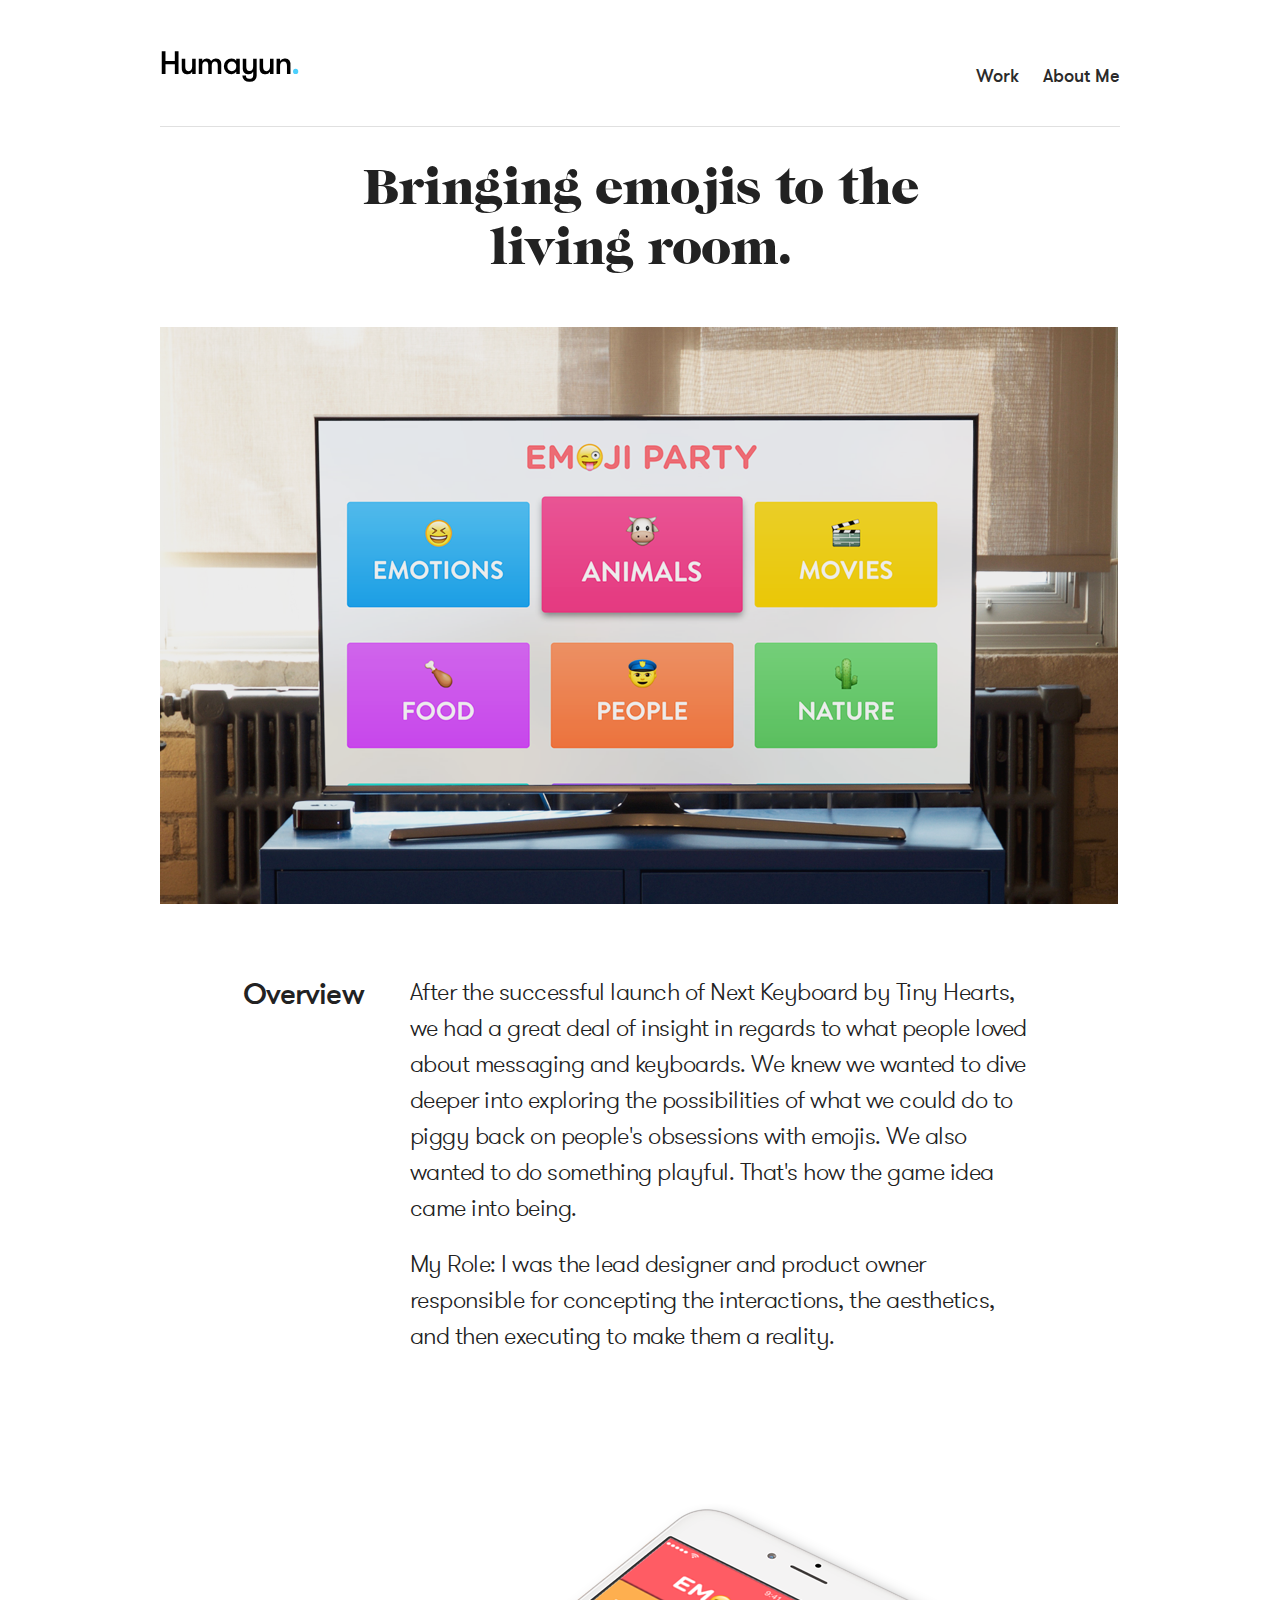
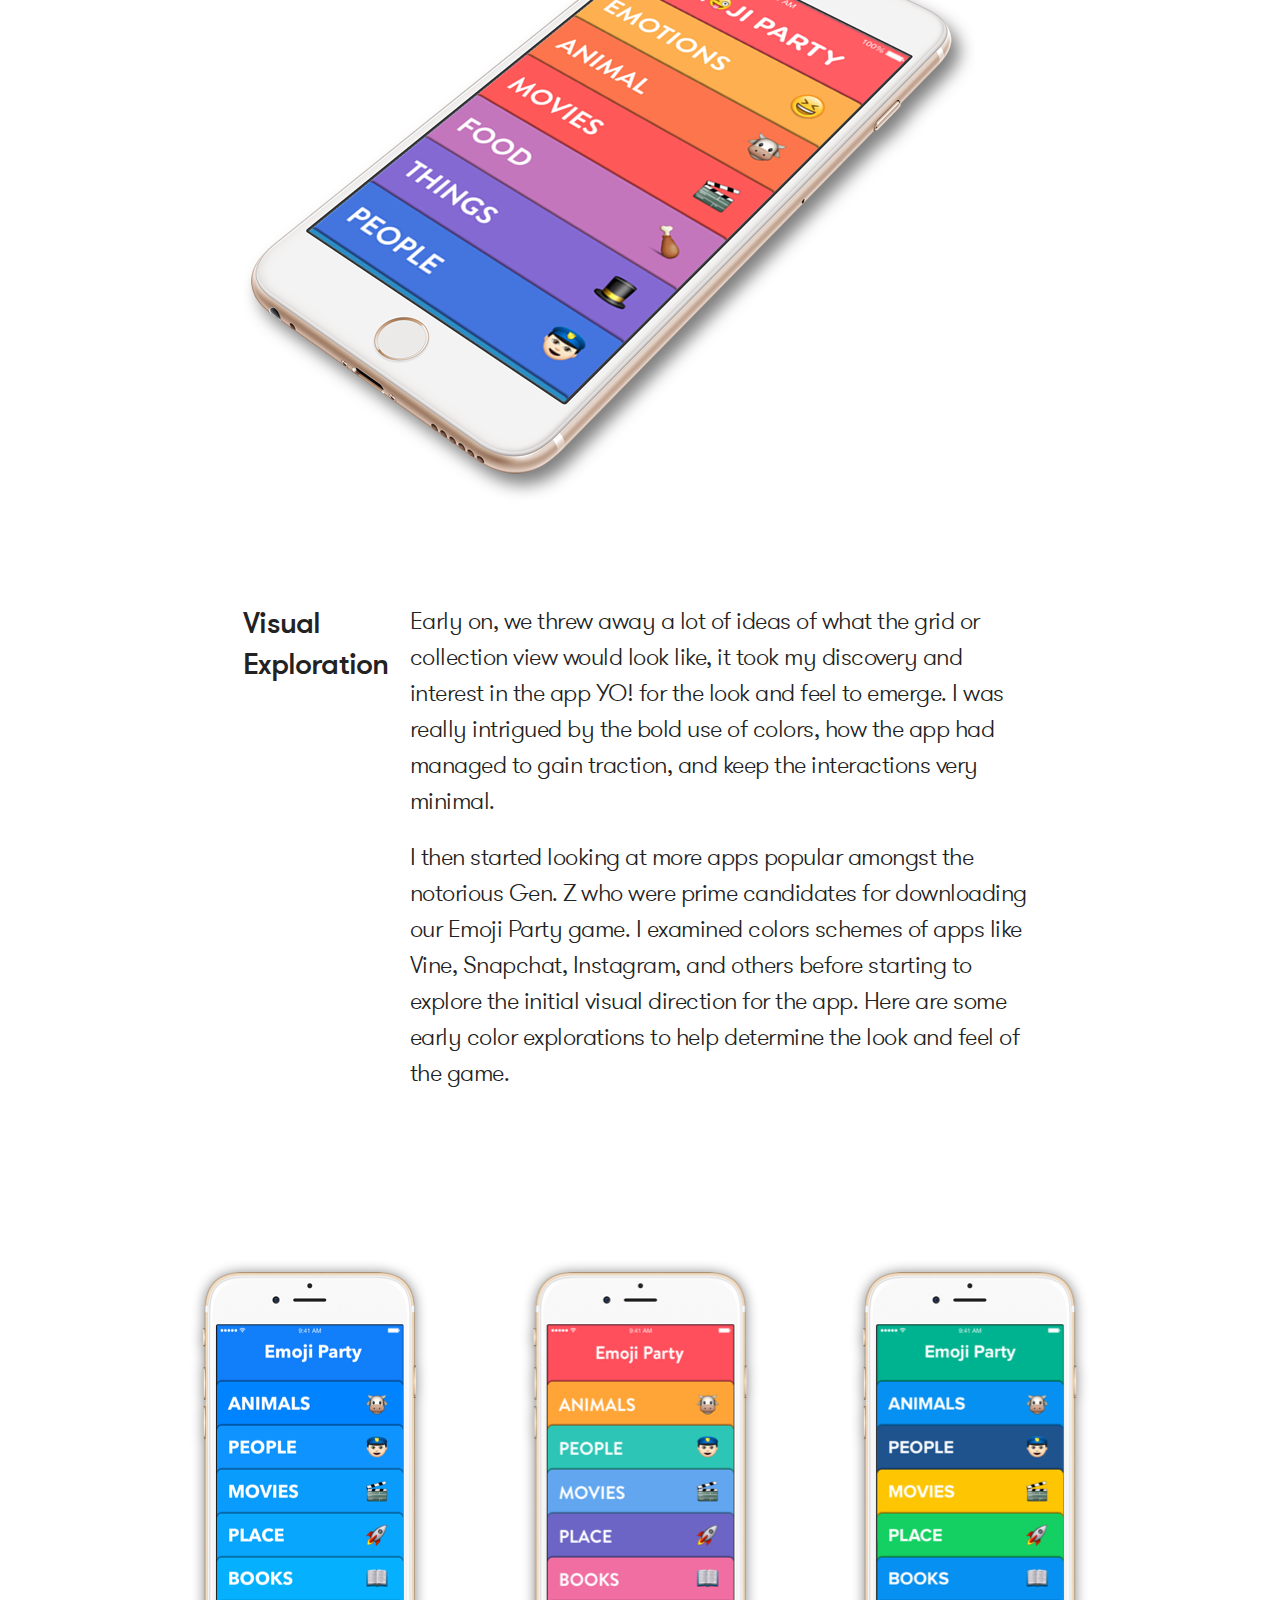
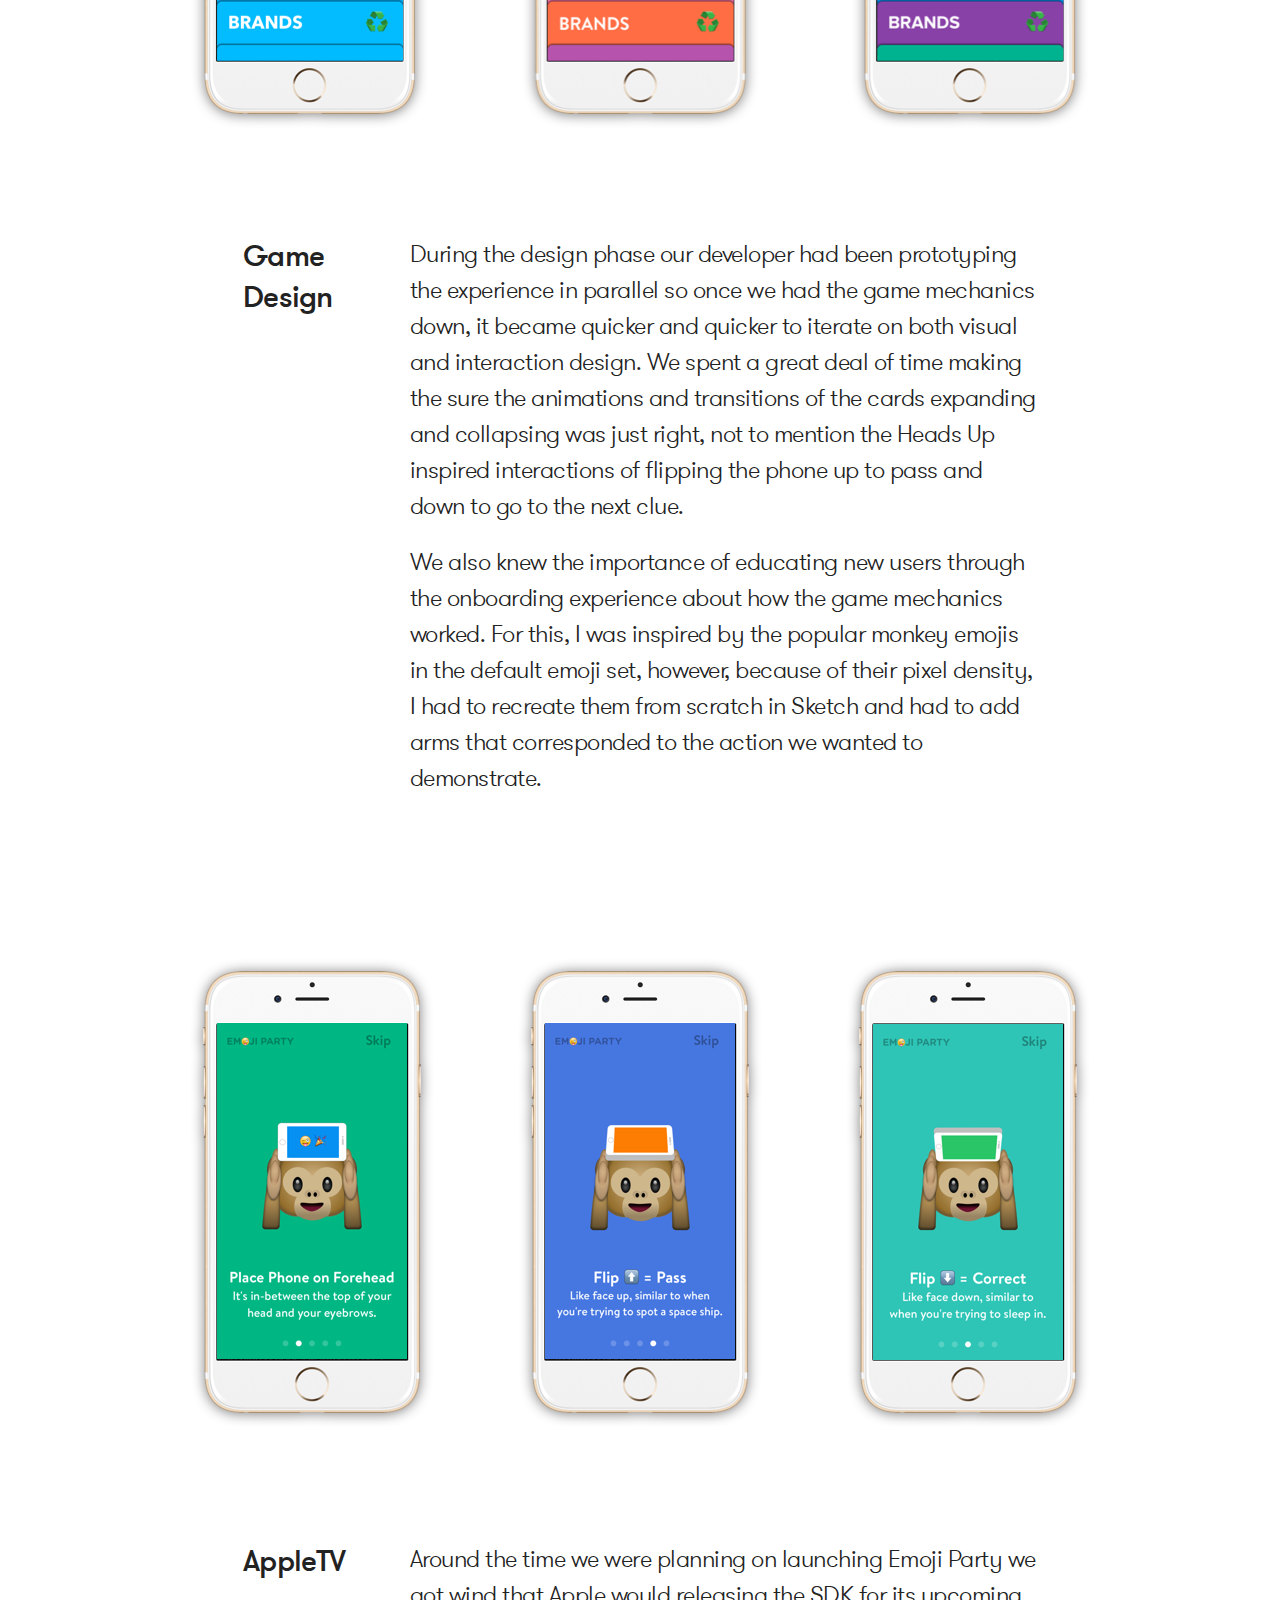
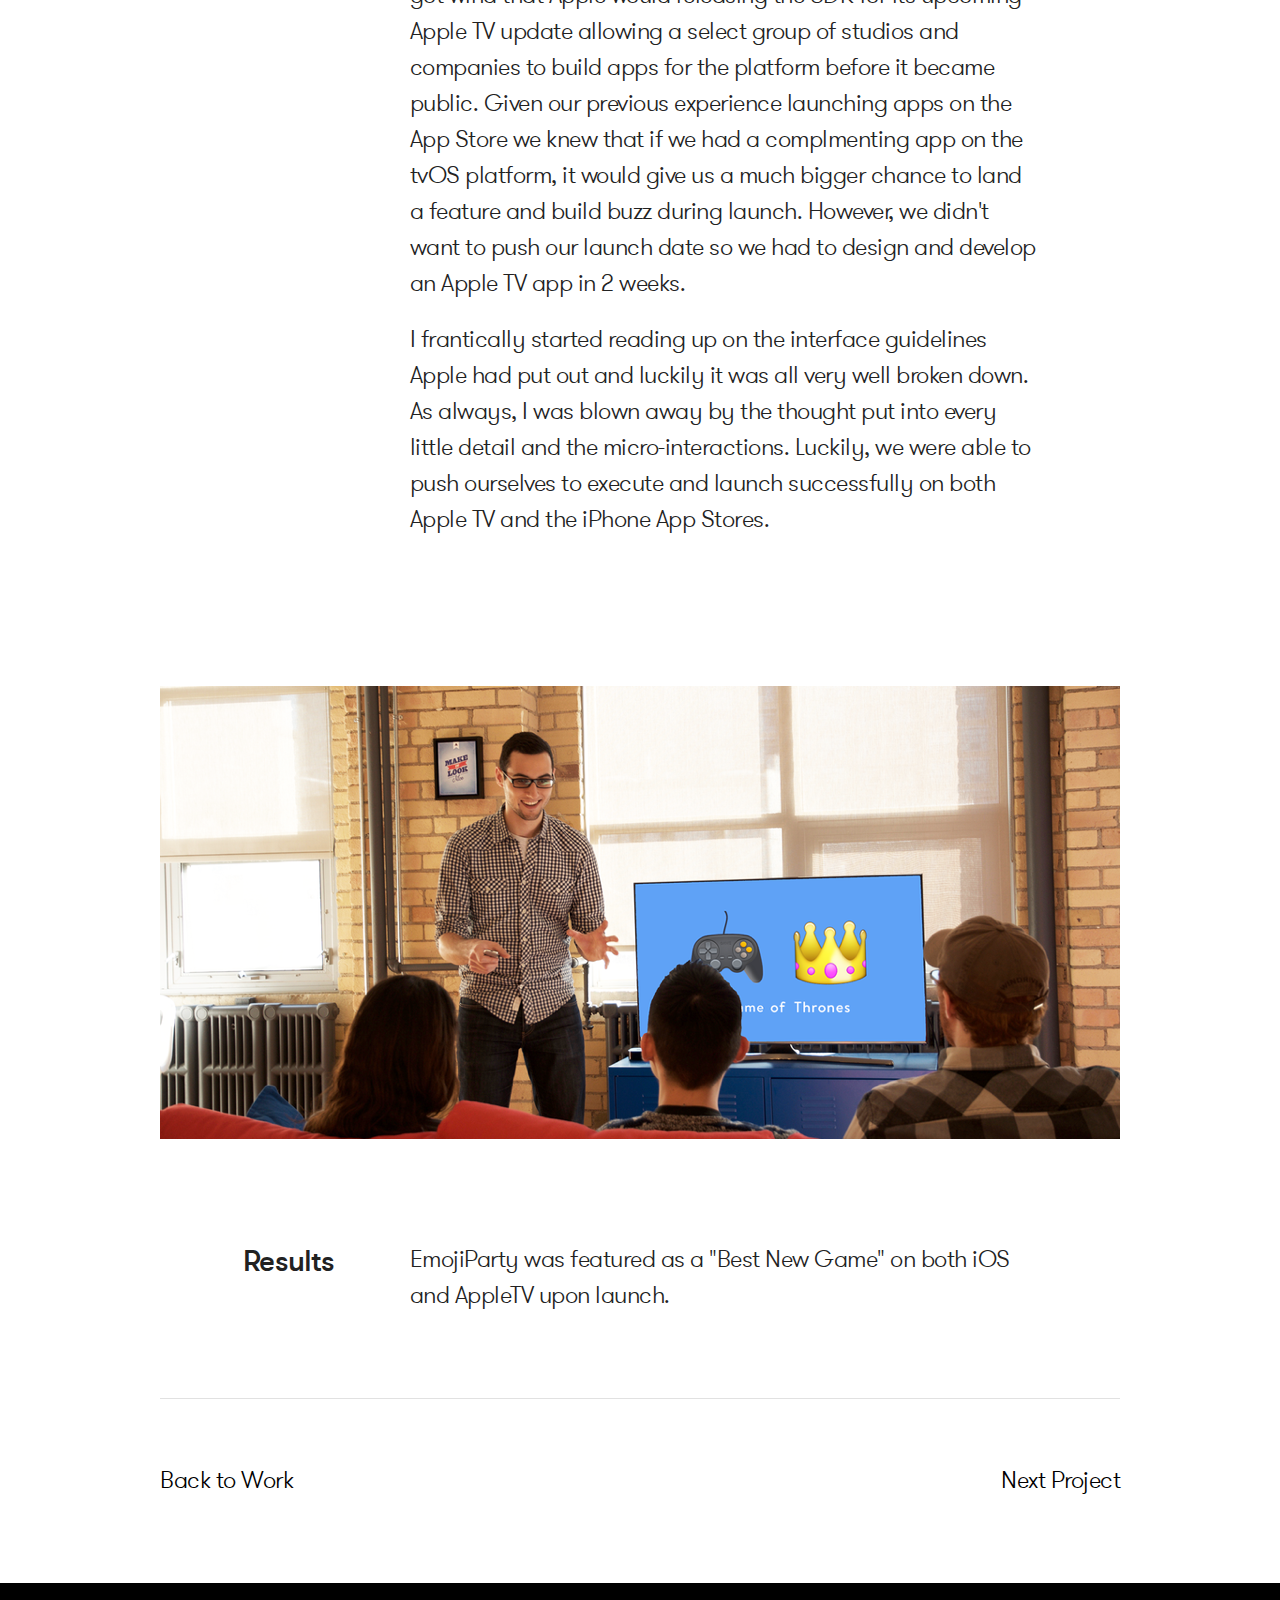
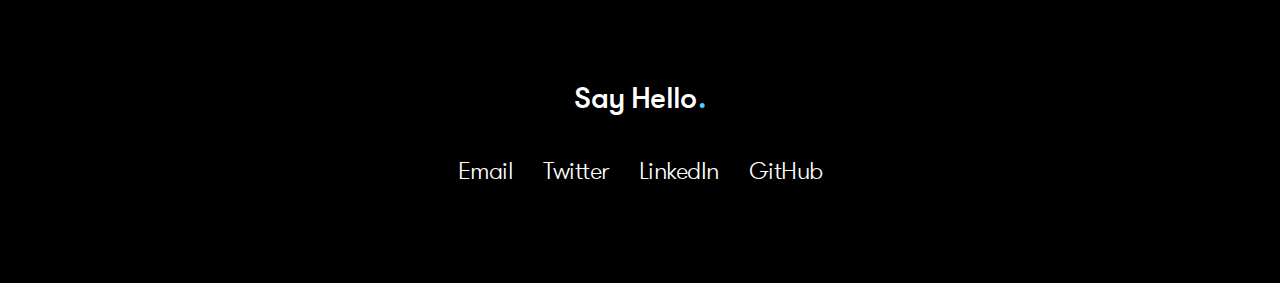
<file: emojiparty.html>
<!DOCTYPE html>
<html lang="en">
<head>

  <!-- Basic Page Needs
  –––––––––––––––––––––––––––––––––––––––––––––––––– -->
  <meta charset="utf-8">
  <title>Emoji Party</title>
  <meta name="description" content="">
  <meta name="author" content="">

  <!-- Mobile Specific Metas
  –––––––––––––––––––––––––––––––––––––––––––––––––– -->
  <meta name="viewport" content="width=device-width, initial-scale=1">

  <!-- FONT
  –––––––––––––––––––––––––––––––––––––––––––––––––– -->
  <link href="//fonts.googleapis.com/css?family=Raleway:400,300,600" rel="stylesheet" type="text/css">

  <!-- CSS
  –––––––––––––––––––––––––––––––––––––––––––––––––– -->
  <link rel="stylesheet" href="css/normalize.css">
  <link rel="stylesheet" href="css/skeleton.css">
  <link rel="stylesheet" href="css/main.css">
  <!-- Favicon
  –––––––––––––––––––––––––––––––––––––––––––––––––– -->
  <link rel="icon" type="image/png" href="images/favicon.png">

</head>
<body>

  <!-- Main Nav
  –––––––––––––––––––––––––––––––––––––––––––––––––– -->
  <div class="container nav-border">
    <div class="row">

      <div class="logo">
       <a href="index.html"> <img class="logo-img" src="images/logo.svg" /></a>
      </div>

      <div class="nav">
        <ul>
          <li><a href="index.html">Work</a></li>
          <li><a href="aboutme.html">About Me</a></li>
        </ul>
      </div>

    </div>
  </div>
<!-- Header
  –––––––––––––––––––––––––––––––––––––––––––––––––– -->
  <div class="header">
      <div class="container">
        <h1 class="eight columns offset-by-two">Bringing emojis to the living room.</h1>
        <img src="images/ep-hero.png" alt="" style="max-width:100%;height:auto"; />
    </div>
  </div>

<!-- Overview
  –––––––––––––––––––––––––––––––––––––––––––––––––– -->
  <div class="overview">
    <div class="container">
        <div class="row">
          <h4 class="two columns offset-by-one column">Overview</h4>

          <h5 class="eight columns">After the successful launch of Next Keyboard by Tiny Hearts, we had a great deal of insight in regards to what people loved about messaging and keyboards. We knew we wanted to dive deeper into exploring the possibilities of what we could do to piggy back on people's obsessions with emojis. We also wanted to do something playful. That's how the game idea came into being. </h5>

          <h5 class="eight columns offset-by-three column">
          My Role: I was the lead designer and product owner responsible for concepting the interactions, the aesthetics, and then executing to make them a reality.</h5>
        </div>
    </div>

  </div>

<!-- Case Study: Image Section
  –––––––––––––––––––––––––––––––––––––––––––––––––– -->
<div class="container case">
  <div class="ten columns offset-by-one column">
    <img class="responsive" src="images/ep-1.png" alt="">
  </div>
</div>

<!-- Case Study: Text Section
  –––––––––––––––––––––––––––––––––––––––––––––––––– -->
<div class="cs-section">
    <div class="container">
        <div class="row">
          <h4 class="two columns offset-by-one column">Visual Exploration</h4>

          <h5 class="eight columns">Early on, we threw away a lot of ideas of what the grid or collection view would look like, it took my discovery and interest in the app YO! for the look and feel to emerge. I was really intrigued by the bold use of colors, how the app had managed to gain traction, and keep the interactions very minimal.</h5>

          <h5 class="eight columns offset-by-three column">
           I then started looking at more apps popular amongst the notorious Gen. Z who were prime candidates for downloading our Emoji Party game. I examined colors schemes of apps like Vine, Snapchat, Instagram, and others before starting to explore the initial visual direction for the app. Here are some early color explorations to help determine the look and feel of the game.</h5>
        </div>
    </div>

  </div>

<!-- Case Study: Image Section
  –––––––––––––––––––––––––––––––––––––––––––––––––– -->
<div class="container case">
  <div class="">
    <img class="responsive" src="images/ep-2.png" alt="">
  </div>
</div>

<!-- Case Study: Text Section
  –––––––––––––––––––––––––––––––––––––––––––––––––– -->
<div class="cs-section">
    <div class="container">
        <div class="row">
          <h4 class="two columns offset-by-one column">Game Design</h4>

          <h5 class="eight columns">During the design phase our developer had been prototyping the experience in parallel so once we had the game mechanics down, it became quicker and quicker to iterate on both visual and interaction design. We spent a great deal of time making the sure the animations and transitions of the cards expanding and collapsing was just right, not to mention the Heads Up inspired interactions of flipping the phone up to pass and down to go to the next clue. </h5>

          <h5 class="eight columns offset-by-three column">
           We also knew the importance of educating new users through the onboarding experience about how the game mechanics worked. For this, I was inspired by the popular monkey emojis in the default emoji set, however, because of their pixel density, I had to recreate them from scratch in Sketch and had to add arms that corresponded to the action we wanted to demonstrate. </h5>
        </div>
    </div>

  </div>

<!-- Case Study: Image Section
  –––––––––––––––––––––––––––––––––––––––––––––––––– -->
<div class="container case">
  <div class="">
    <img class="responsive" src="images/ep-3.png" alt="">
  </div>
</div>

<!-- Case Study: Text Section
  –––––––––––––––––––––––––––––––––––––––––––––––––– -->
<div class="cs-section">
    <div class="container">
        <div class="row">
          <h4 class="two columns offset-by-one column">AppleTV</h4>

          <h5 class="eight columns">Around the time we were planning on launching Emoji Party we got wind that Apple would releasing the SDK for its upcoming Apple TV update allowing a select group of studios and companies to build apps for the platform before it became public. Given our previous experience launching apps on the App Store we knew that if we had a complmenting app on the tvOS platform, it would give us a much bigger chance to land a feature and build buzz during launch. However, we didn't want to push our launch date so we had to design and develop an Apple TV app in 2 weeks.  </h5>

          <h5 class="eight columns offset-by-three column">
           I frantically started reading up on the interface guidelines Apple had put out and luckily it was all very well broken down. As always, I was blown away by the thought put into every little detail and the micro-interactions. Luckily, we were able to push ourselves to execute and launch successfully on both Apple TV and the iPhone App Stores. </h5>
        </div>
    </div>

  </div>

<!-- Case Study: Image Section
  –––––––––––––––––––––––––––––––––––––––––––––––––– -->
<div class="container case">
  <div class="">
    <img class="responsive" src="images/ep-4.png" alt="">
  </div>
</div>


<!-- Results
  –––––––––––––––––––––––––––––––––––––––––––––––––– -->
  <div class="cs-section">
    <div class="container">
        <div class="row">
          <h4 class="two columns offset-by-one column">Results</h4>

          <h5 class="eight columns">EmojiParty was featured as a "Best New Game" on both iOS and AppleTV upon launch.</h5>

          <!--
          <h5 class="eight columns offset-by-three column">
          The iOS app was featured as a "Best New App" upon launch and featured twice on the "Best of Education Category" on Apple's appstore.</h5>
          -->
        </div>
    </div>

  </div>

  <hr class="container break">

<!-- Case Study Navigation
–––––––––––––––––––––––––––––––––––––––––––––––––– -->
<div class="next">
  <div class="container">
    <div class="row">
      <div class="backtowork case-nav">
        <a href="index.html"><h5>Back to Work</h5></a>
      </div>
      <div class="case-nav next-cs">
        <a href="akindi.html"><h5>Next Project</h5></a>
      </div>

    </div>
  </div>
</div>

<!-- Work Section: Footer
  –––––––––––––––––––––––––––––––––––––––––––––––––– -->
<div class="footer">
  <div class="container">
      <div id="footer-content">
        <h4>Say Hello <span id="dot">.</span></h4>
        <ul>
          <li><a href="mailto:humayun.n.k@gmail.com"><h5>Email</h5></a></li>
          <li><a href="https://twitter.com/colorsandcopy"><h5>Twitter</h5></a></li>
          <li><a href="https://ca.linkedin.com/in/khanhumayun"><h5>LinkedIn</h5></a></li>
          <li><a href="https://github.com/humayunk"><h5>GitHub</h5></a></li>
        </ul>
      </div>

  </div>
</div>

<!-- End Document
  –––––––––––––––––––––––––––––––––––––––––––––––––– -->
</body>
</html>
</file>
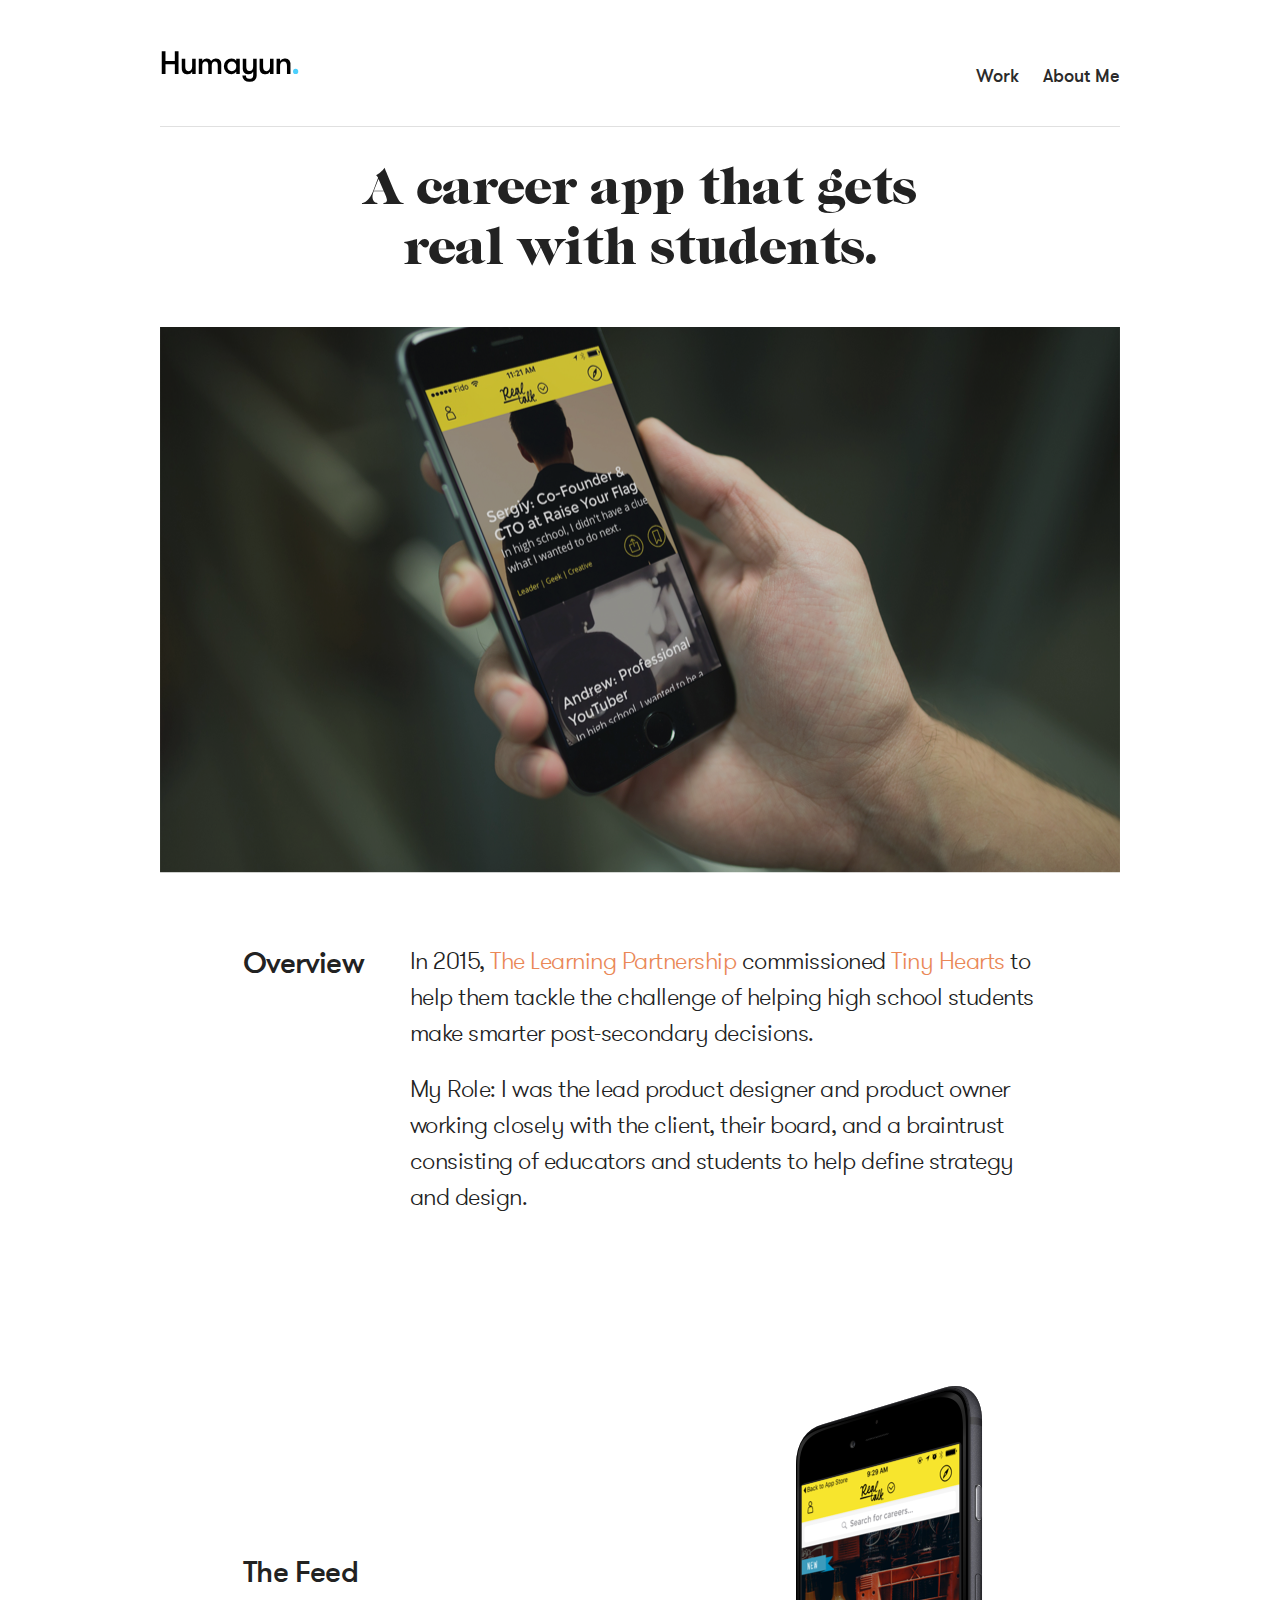
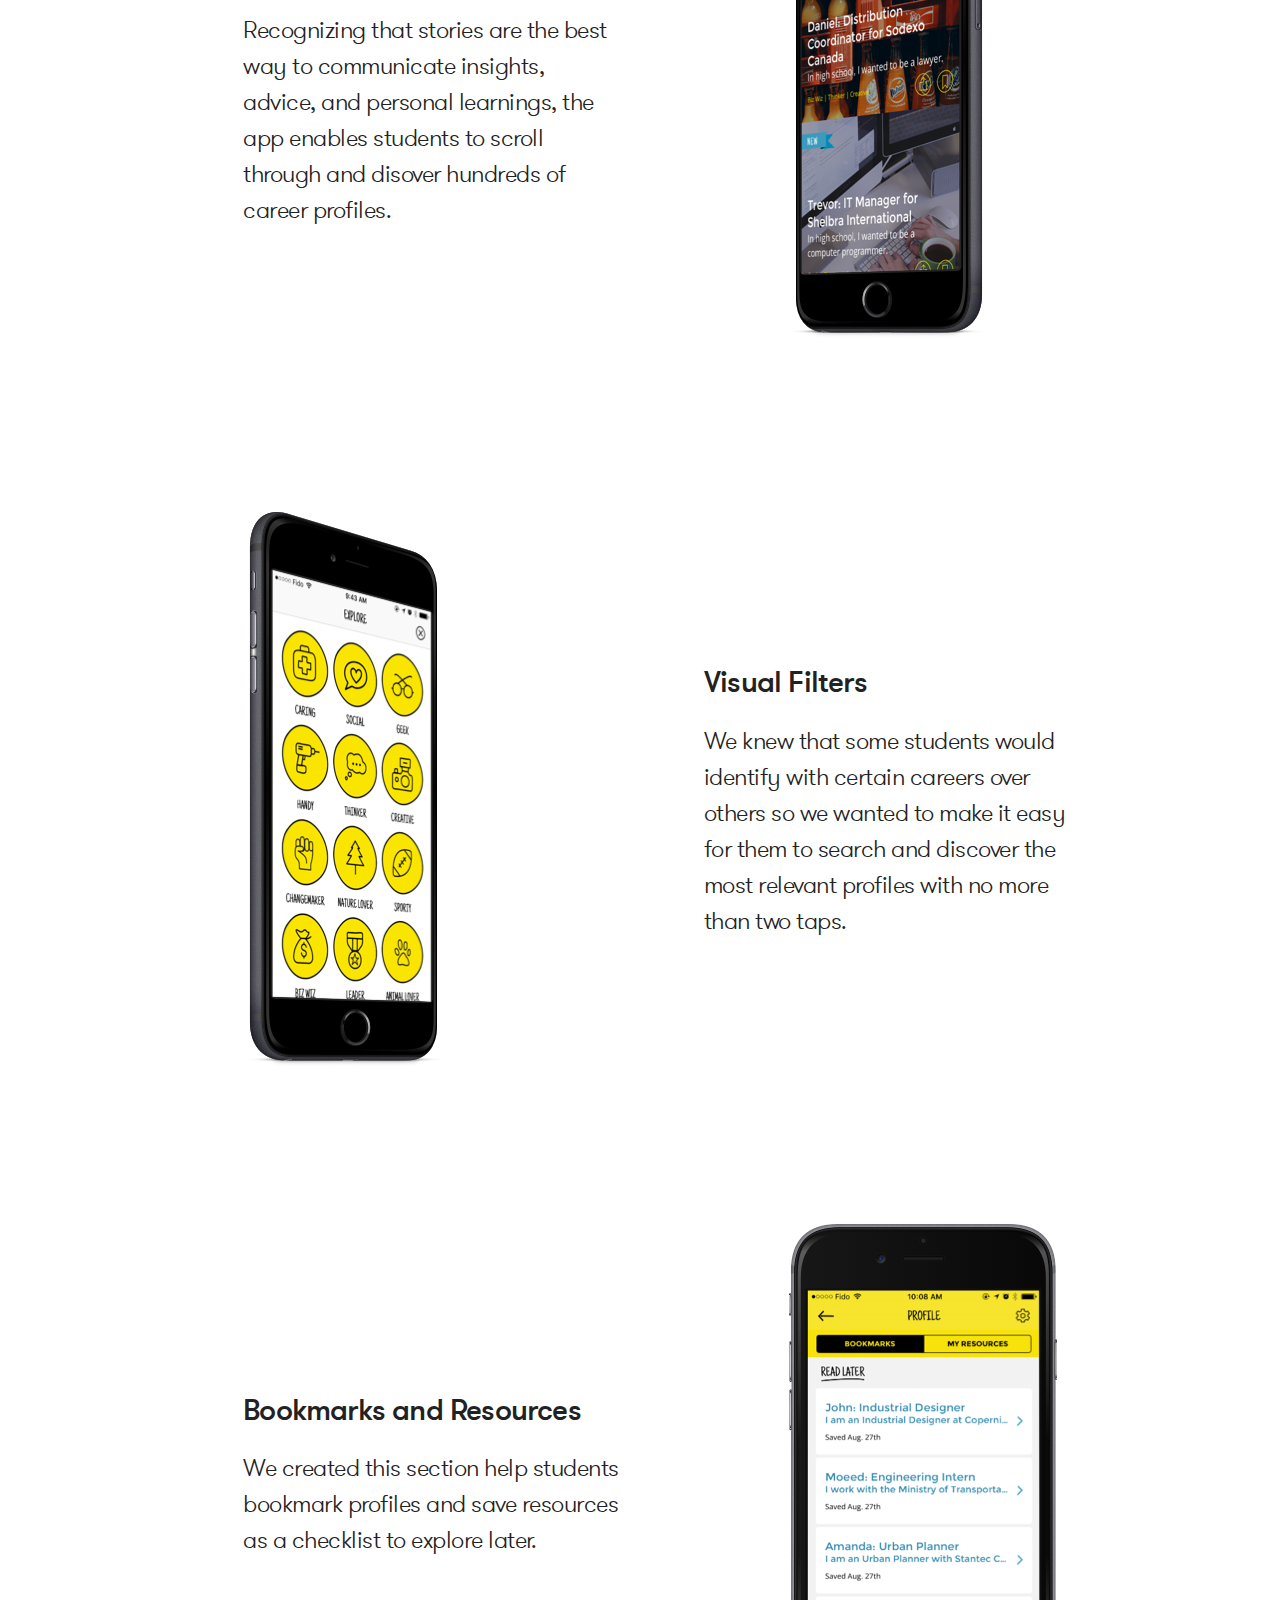
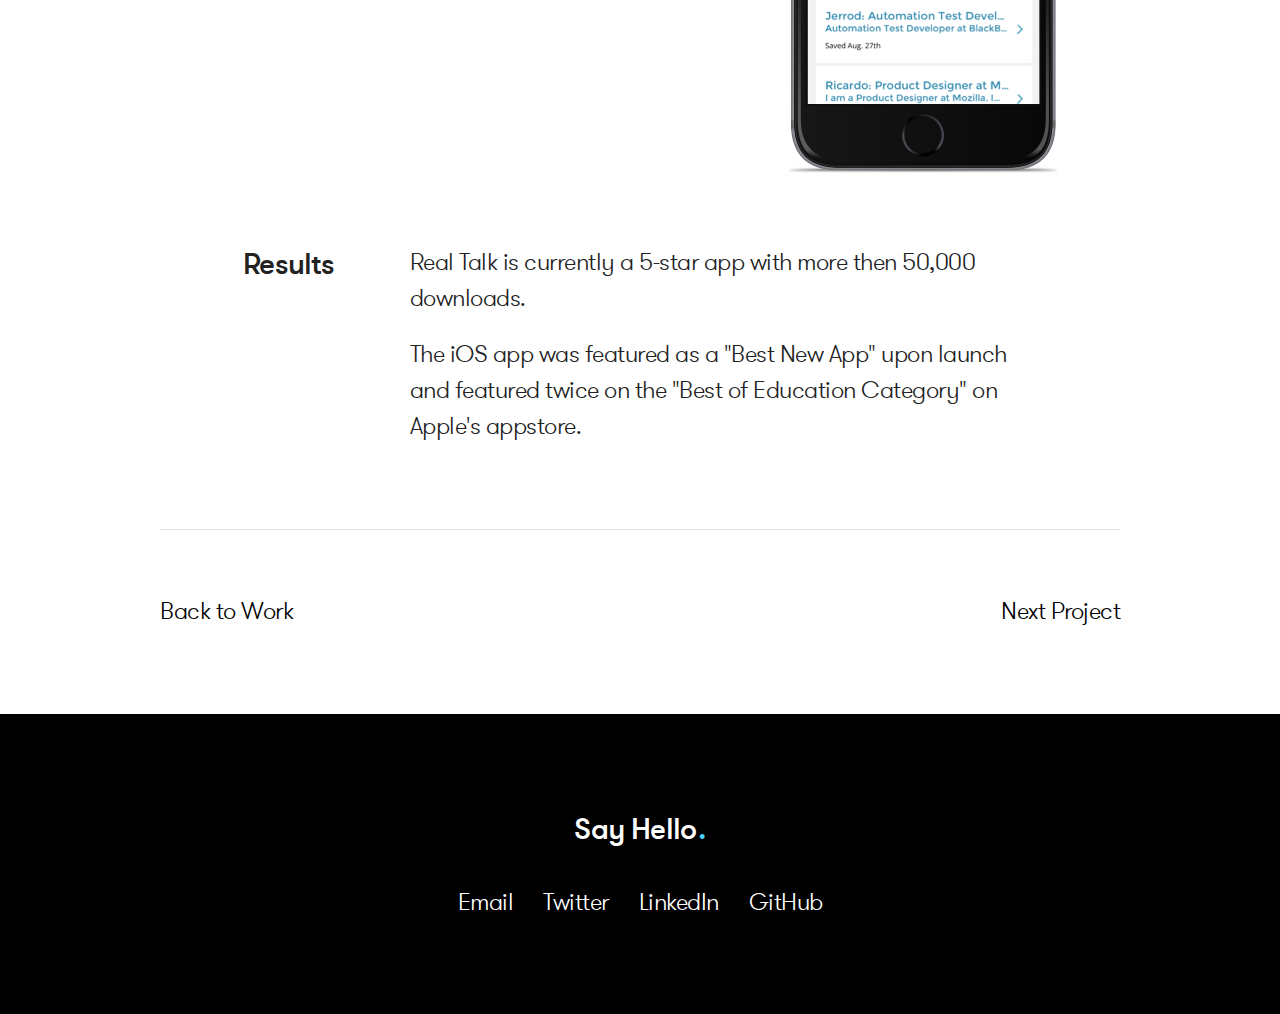
<file: realtalk.html>
<!DOCTYPE html>
<html lang="en">
<head>

  <!-- Basic Page Needs
  –––––––––––––––––––––––––––––––––––––––––––––––––– -->
  <meta charset="utf-8">
  <title>Real Talk App</title>
  <meta name="description" content="">
  <meta name="author" content="">

  <!-- Mobile Specific Metas
  –––––––––––––––––––––––––––––––––––––––––––––––––– -->
  <meta name="viewport" content="width=device-width, initial-scale=1">

  <!-- FONT
  –––––––––––––––––––––––––––––––––––––––––––––––––– -->
  <link href="//fonts.googleapis.com/css?family=Raleway:400,300,600" rel="stylesheet" type="text/css">

  <!-- CSS
  –––––––––––––––––––––––––––––––––––––––––––––––––– -->
  <link rel="stylesheet" href="css/normalize.css">
  <link rel="stylesheet" href="css/skeleton.css">
  <link rel="stylesheet" href="css/main.css">
  <!-- Favicon
  –––––––––––––––––––––––––––––––––––––––––––––––––– -->
  <link rel="icon" type="image/png" href="images/favicon.png">

</head>
<body>

<!-- Main Nav
  –––––––––––––––––––––––––––––––––––––––––––––––––– -->
  <div class="container nav-border">
    <div class="row">

      <div class="logo">
       <a href="index.html"> <img class="logo-img" src="images/logo.svg" /></a>
      </div>

      <div class="nav">
        <ul>
          <li><a href="index.html">Work</a></li>
          <li><a href="aboutme.html">About Me</a></li>
        </ul>
      </div>

    </div>
  </div>

<!-- Header
  –––––––––––––––––––––––––––––––––––––––––––––––––– -->
  <div class="header">
      <div class="container">
        <h1 class="eight columns offset-by-two">A career app that gets real with students.</h1>
        <img src="images/rt-hero.png" alt="" style="max-width:100%;height:auto"; />
    </div>
  </div>

<!-- Overview
  –––––––––––––––––––––––––––––––––––––––––––––––––– -->
  <div class="overview">
    <div class="container">
        <div class="row">
          <h4 class="two columns offset-by-one column">Overview</h4>

          <h5 class="eight columns">In 2015, <a href="http://www.thelearningpartnership.ca/" target="_blank">The Learning Partnership </a> commissioned <a href="http://www.tinyhearts.com/" target="_blank">Tiny Hearts </a> to help them tackle the challenge of helping high school students make smarter post-secondary decisions. </h5>

          <h5 class="eight columns offset-by-three column">
          My Role: I was the lead product designer and product owner working closely with the client, their board, and a braintrust consisting of educators and students to help define strategy and design.</h5>
        </div>
    </div>

  </div>


<!-- Case Study: First Section
  –––––––––––––––––––––––––––––––––––––––––––––––––– -->
<div class="container case">
  <div class="row">
    <div class="text five columns offset-by-one column">
      <h4>The Feed</h4>
      <h5>Recognizing that stories are the best way to communicate insights, advice, and personal learnings, the app enables students to scroll through and disover hundreds of career profiles.</h5>
    </div>

    <div class="four columns offset-by-two">
      <img src="images/rt-1.png" style="margin-top: 7.5%"; alt="" >
    </div>

  </div>
</div>

<!-- Case Study: Second Section
  –––––––––––––––––––––––––––––––––––––––––––––––––– -->
<div class="container case">
  <div class="row">

     <div class="work-img five columns offset-by-one column">
      <img src="images/rt-2.png" style="margin-top: 10%;" alt="">
    </div>

    <div class="text five columns offset-by-one column">
      <h4>Visual Filters</h4>
      <h5>We knew that some students would identify with certain careers over others so we wanted to make it easy for them to search and discover the most relevant profiles with no more than two taps.</h5>

    </div>
  </div>
</div>

<!-- Case Study: Third Section
  –––––––––––––––––––––––––––––––––––––––––––––––––– -->
<div class="container case">
  <div class="row">
    <div class="text five columns offset-by-one column">
      <h4>Bookmarks and Resources</h4>
      <h5>We created this section help students bookmark profiles and save resources as a checklist to explore later.</h5>
    </div>

    <div class="four columns offset-by-two">
      <img src="images/rt-3.png" style="margin-top: 7.5%"; alt="" >
    </div>

  </div>
</div>

<!-- Case Study: Fourth Section

<div class="container case">
  <div class="row">

     <div class="work-img six columns">
      <img src="images/rt-4.png" style="margin-top: 10%;" alt="">
    </div>

    <div class="text five columns offset-by-one column browser">
      <h4>Companion Web App</h4>
      <h5>We also created a web app for when students happen to be in school or at home and required more browsing real-estate. </h5>

    </div>
  </div>
</div>

 –––––––––––––––––––––––––––––––––––––––––––––––––– -->

<!-- Wrap
  –––––––––––––––––––––––––––––––––––––––––––––––––– -->
  <div class="overview">
    <div class="container">
        <div class="row">
          <h4 class="two columns offset-by-one column">Results</h4>

          <h5 class="eight columns">Real Talk is currently a 5-star app with more then 50,000 downloads.</h5>

          <h5 class="eight columns offset-by-three column">
          The iOS app was featured as a "Best New App" upon launch and featured twice on the "Best of Education Category" on Apple's appstore.</h5>
        </div>
    </div>

  </div>

  <hr class="container break">

<!-- Case Study Navigation
–––––––––––––––––––––––––––––––––––––––––––––––––– -->
<div class="next">
  <div class="container">
    <div class="row">
      <div class="backtowork case-nav">
        <a href="index.html"><h5>Back to Work</h5></a>
      </div>
      <div class="case-nav next-cs">
        <a href="emojiparty.html"><h5>Next Project</h5></a>
      </div>

    </div>
  </div>
</div>

<!-- Work Section: Footer
  –––––––––––––––––––––––––––––––––––––––––––––––––– -->
<div class="footer">
  <div class="container">
      <div id="footer-content">
        <h4>Say Hello <span id="dot">.</span></h4>
        <ul>
          <li><a href="mailto:humayun.n.k@gmail.com"><h5>Email</h5></a></li>
          <li><a href="https://twitter.com/colorsandcopy"><h5>Twitter</h5></a></li>
          <li><a href="https://ca.linkedin.com/in/khanhumayun"><h5>LinkedIn</h5></a></li>
          <li><a href="https://github.com/humayunk"><h5>GitHub</h5></a></li>
        </ul>
      </div>

  </div>
</div>

<!-- End Document
  –––––––––––––––––––––––––––––––––––––––––––––––––– -->
</body>
</html>
</file>
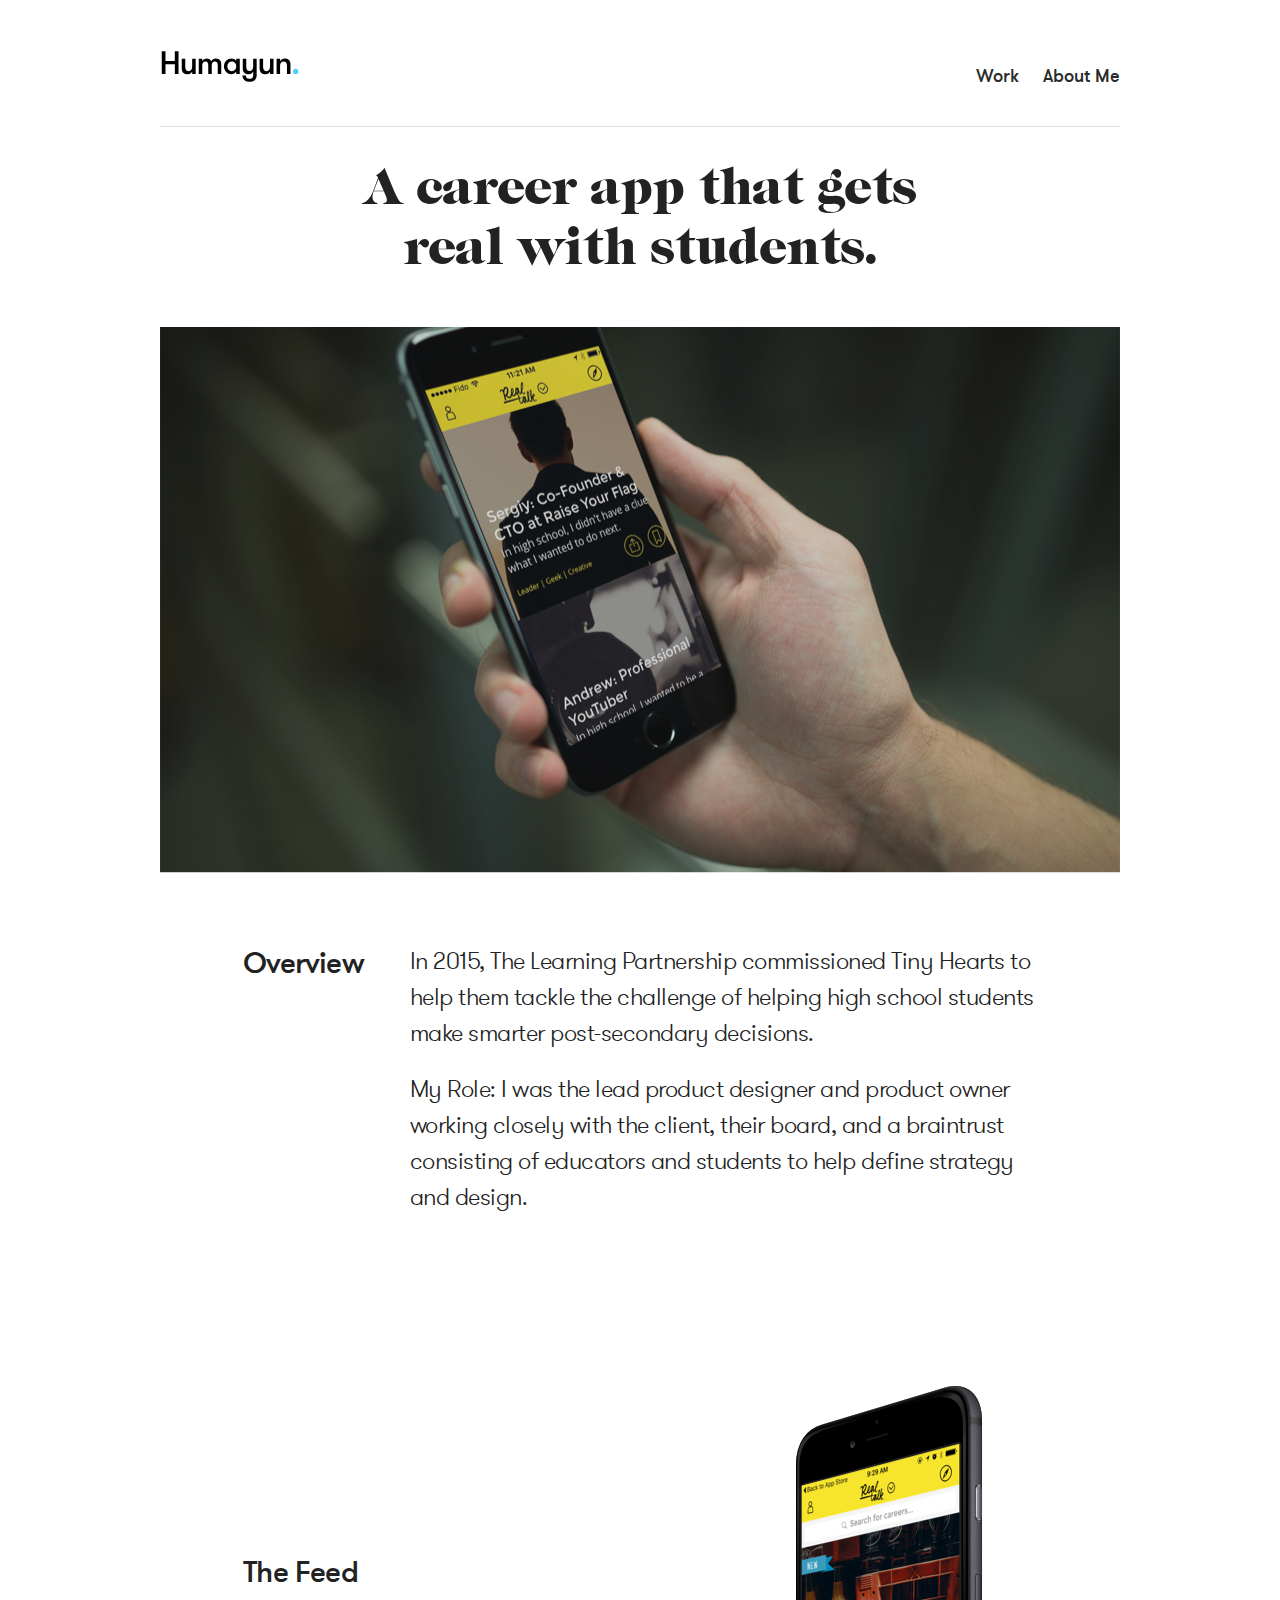
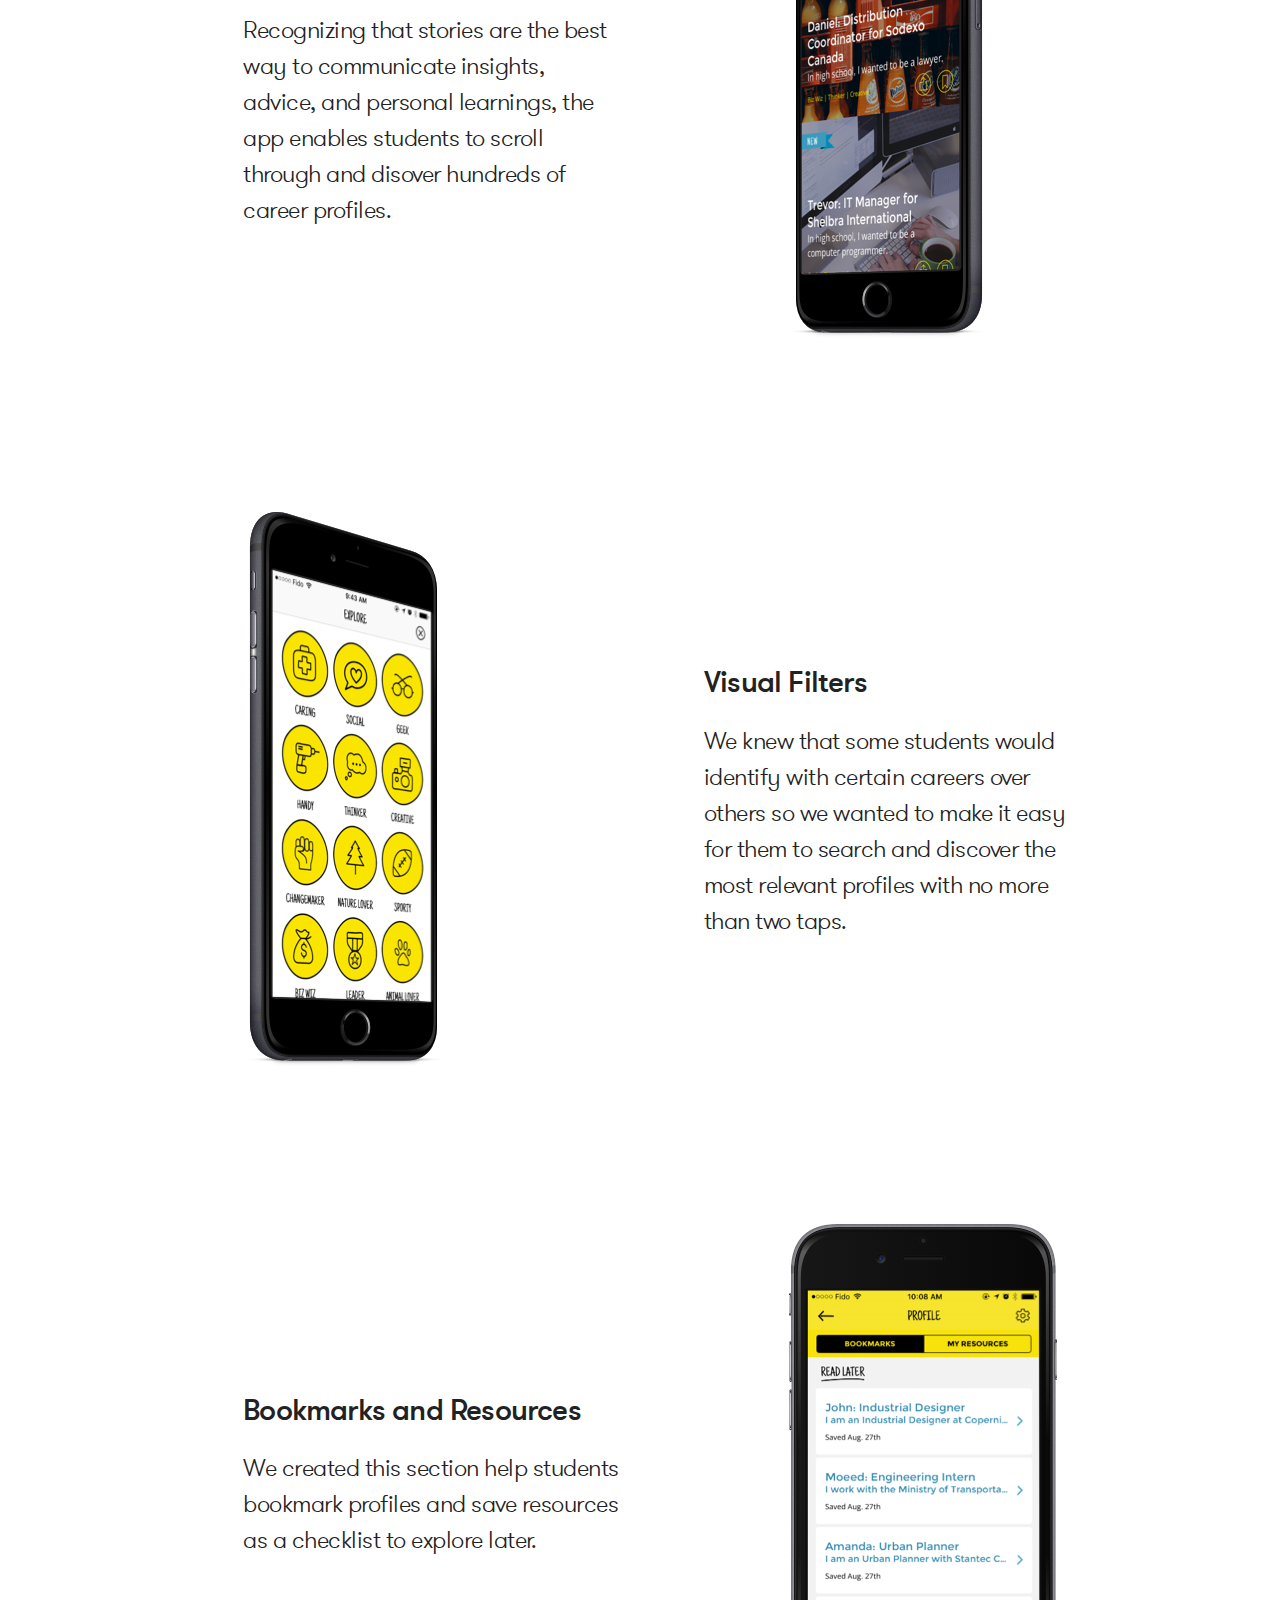
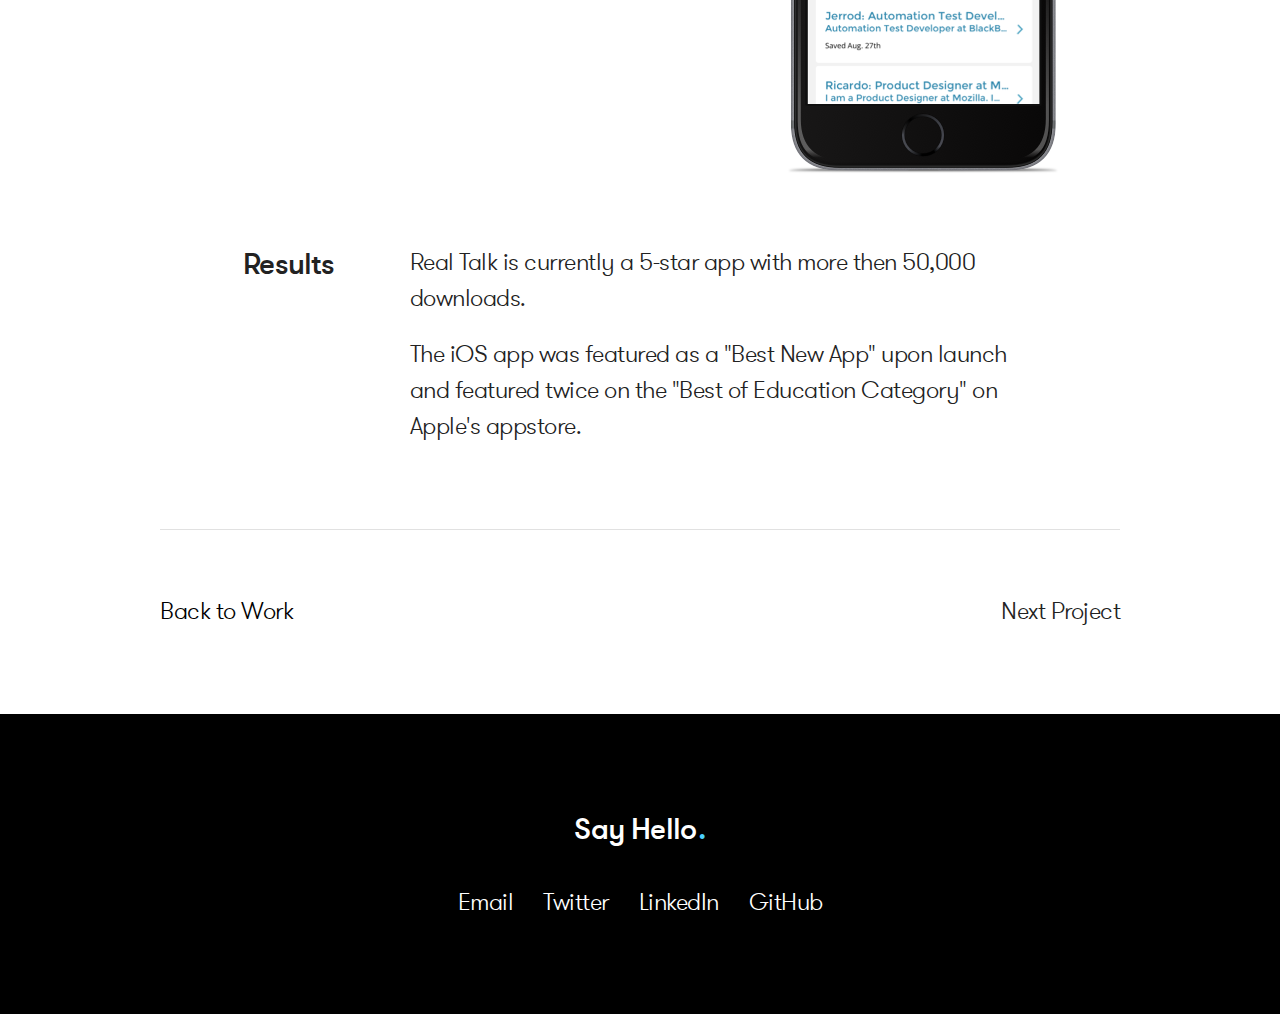
<file: wealthsimple.html>
<!DOCTYPE html>
<html lang="en">
<head>

  <!-- Basic Page Needs
  –––––––––––––––––––––––––––––––––––––––––––––––––– -->
  <meta charset="utf-8">
  <title>Wealthsimple</title>
  <meta name="description" content="">
  <meta name="author" content="">

  <!-- Mobile Specific Metas
  –––––––––––––––––––––––––––––––––––––––––––––––––– -->
  <meta name="viewport" content="width=device-width, initial-scale=1">

  <!-- FONT
  –––––––––––––––––––––––––––––––––––––––––––––––––– -->
  <link href="//fonts.googleapis.com/css?family=Raleway:400,300,600" rel="stylesheet" type="text/css">

  <!-- CSS
  –––––––––––––––––––––––––––––––––––––––––––––––––– -->
  <link rel="stylesheet" href="css/normalize.css">
  <link rel="stylesheet" href="css/skeleton.css">
  <link rel="stylesheet" href="css/main.css">
  <!-- Favicon
  –––––––––––––––––––––––––––––––––––––––––––––––––– -->
  <link rel="icon" type="image/png" href="images/favicon.png">

</head>
<body>

<!-- Main Nav
  –––––––––––––––––––––––––––––––––––––––––––––––––– -->
  <div class="container nav-border">
    <div class="row">

      <div class="logo">
       <a href="index.html"> <img class="logo-img" src="images/logo.svg" /></a>
      </div>

      <div class="nav">
        <ul>
          <li><a href="index.html">Work</a></li>
          <li><a href="aboutme.html">About Me</a></li>
        </ul>
      </div>

    </div>
  </div>

<!-- Header
  –––––––––––––––––––––––––––––––––––––––––––––––––– -->
  <div class="header">
      <div class="container">
        <h1 class="eight columns offset-by-two">A career app that gets real with students.</h1>
        <img src="images/rt-hero.png" alt="" style="max-width:100%;height:auto"; />
    </div>
  </div>

<!-- Overview
  –––––––––––––––––––––––––––––––––––––––––––––––––– -->
  <div class="overview">
    <div class="container">
        <div class="row">
          <h4 class="two columns offset-by-one column">Overview</h4>

          <h5 class="eight columns">In 2015, The Learning Partnership commissioned Tiny Hearts to help them tackle the challenge of helping high school students make smarter post-secondary decisions. </h5>

          <h5 class="eight columns offset-by-three column">
          My Role: I was the lead product designer and product owner working closely with the client, their board, and a braintrust consisting of educators and students to help define strategy and design.</h5>
        </div>
    </div>

  </div>


<!-- Case Study: First Section
  –––––––––––––––––––––––––––––––––––––––––––––––––– -->
<div class="container case">
  <div class="row">
    <div class="text five columns offset-by-one column">
      <h4>The Feed</h4>
      <h5>Recognizing that stories are the best way to communicate insights, advice, and personal learnings, the app enables students to scroll through and disover hundreds of career profiles.</h5>
    </div>

    <div class="four columns offset-by-two">
      <img src="images/rt-1.png" style="margin-top: 7.5%"; alt="" >
    </div>

  </div>
</div>

<!-- Case Study: Second Section
  –––––––––––––––––––––––––––––––––––––––––––––––––– -->
<div class="container case">
  <div class="row">

     <div class="work-img five columns offset-by-one column">
      <img src="images/rt-2.png" style="margin-top: 10%;" alt="">
    </div>

    <div class="text five columns offset-by-one column">
      <h4>Visual Filters</h4>
      <h5>We knew that some students would identify with certain careers over others so we wanted to make it easy for them to search and discover the most relevant profiles with no more than two taps.</h5>

    </div>
  </div>
</div>

<!-- Case Study: Third Section
  –––––––––––––––––––––––––––––––––––––––––––––––––– -->
<div class="container case">
  <div class="row">
    <div class="text five columns offset-by-one column">
      <h4>Bookmarks and Resources</h4>
      <h5>We created this section help students bookmark profiles and save resources as a checklist to explore later.</h5>
    </div>

    <div class="four columns offset-by-two">
      <img src="images/rt-3.png" style="margin-top: 7.5%"; alt="" >
    </div>

  </div>
</div>

<!-- Case Study: Fourth Section

<div class="container case">
  <div class="row">

     <div class="work-img six columns">
      <img src="images/rt-4.png" style="margin-top: 10%;" alt="">
    </div>

    <div class="text five columns offset-by-one column browser">
      <h4>Companion Web App</h4>
      <h5>We also created a web app for when students happen to be in school or at home and required more browsing real-estate. </h5>

    </div>
  </div>
</div>

 –––––––––––––––––––––––––––––––––––––––––––––––––– -->

<!-- Wrap
  –––––––––––––––––––––––––––––––––––––––––––––––––– -->
  <div class="overview">
    <div class="container">
        <div class="row">
          <h4 class="two columns offset-by-one column">Results</h4>

          <h5 class="eight columns">Real Talk is currently a 5-star app with more then 50,000 downloads.</h5>

          <h5 class="eight columns offset-by-three column">
          The iOS app was featured as a "Best New App" upon launch and featured twice on the "Best of Education Category" on Apple's appstore.</h5>
        </div>
    </div>

  </div>

  <hr class="container break">

<!-- Case Study Navigation
–––––––––––––––––––––––––––––––––––––––––––––––––– -->
<div class="next">
  <div class="container">
    <div class="row">
      <div class="back-to-work five columns case-nav">
        <a href="index.html"><h5>Back to Work</h5></a>
      </div>
      <div class="next-cs seven columns">
        <h5>Next Project</h5>
      </div>

    </div>
  </div>
</div>

<!-- Work Section: Footer
  –––––––––––––––––––––––––––––––––––––––––––––––––– -->
<div class="footer">
  <div class="container">
      <div id="footer-content">
        <h4>Say Hello <span id="dot">.</span></h4>
        <ul>
          <li><a href="mailto:humayun.n.k@gmail.com"><h5>Email</h5></a></li>
          <li><a href="https://twitter.com/colorsandcopy"><h5>Twitter</h5></a></li>
          <li><a href="https://ca.linkedin.com/in/khanhumayun"><h5>LinkedIn</h5></a></li>
          <li><a href="https://github.com/humayunk"><h5>GitHub</h5></a></li>
        </ul>
      </div>

  </div>
</div>

<!-- End Document
  –––––––––––––––––––––––––––––––––––––––––––––––––– -->
</body>
</html>
</file>
<file: css/skeleton.css>
/*
* Skeleton V2.0.4
* Copyright 2014, Dave Gamache
* www.getskeleton.com
* Free to use under the MIT license.
* http://www.opensource.org/licenses/mit-license.php
* 12/29/2014
*/


/* Table of contents
––––––––––––––––––––––––––––––––––––––––––––––––––
- Grid
- Base Styles
- Typography
- Links
- Buttons
- Forms
- Lists
- Code
- Tables
- Spacing
- Utilities
- Clearing
- Media Queries
*/


/* Grid
–––––––––––––––––––––––––––––––––––––––––––––––––– */
.container {
  position: relative;
  width: 100%;
  max-width: 960px;
  margin: 0 auto;
  padding: 0 20px;
  box-sizing: border-box; }
.column,
.columns {
  width: 100%;
  float: left;
  box-sizing: border-box; }

/* For devices larger than 400px */
@media (min-width: 400px) {
  .container {
    width: 85%;
    padding: 0; }
}

/* For devices larger than 550px */
@media (min-width: 550px) {
  .container {
    width: 80%; }
  .column,
  .columns {
    margin-left: 4%; }
  .column:first-child,
  .columns:first-child {
    margin-left: 0; }

  .one.column,
  .one.columns                    { width: 4.66666666667%; }
  .two.columns                    { width: 13.3333333333%; }
  .three.columns                  { width: 22%;            }
  .four.columns                   { width: 30.6666666667%; }
  .five.columns                   { width: 39.3333333333%; }
  .six.columns                    { width: 48%;            }
  .seven.columns                  { width: 56.6666666667%; }
  .eight.columns                  { width: 65.3333333333%; }
  .nine.columns                   { width: 74.0%;          }
  .ten.columns                    { width: 82.6666666667%; }
  .eleven.columns                 { width: 91.3333333333%; }
  .twelve.columns                 { width: 100%; margin-left: 0; }

  .one-third.column               { width: 30.6666666667%; }
  .two-thirds.column              { width: 65.3333333333%; }

  .one-half.column                { width: 48%; }

  /* Offsets */
  .offset-by-one.column,
  .offset-by-one.columns          { margin-left: 8.66666666667%; }
  .offset-by-two.column,
  .offset-by-two.columns          { margin-left: 17.3333333333%; }
  .offset-by-three.column,
  .offset-by-three.columns        { margin-left: 26%;            }
  .offset-by-four.column,
  .offset-by-four.columns         { margin-left: 34.6666666667%; }
  .offset-by-five.column,
  .offset-by-five.columns         { margin-left: 43.3333333333%; }
  .offset-by-six.column,
  .offset-by-six.columns          { margin-left: 52%;            }
  .offset-by-seven.column,
  .offset-by-seven.columns        { margin-left: 60.6666666667%; }
  .offset-by-eight.column,
  .offset-by-eight.columns        { margin-left: 69.3333333333%; }
  .offset-by-nine.column,
  .offset-by-nine.columns         { margin-left: 78.0%;          }
  .offset-by-ten.column,
  .offset-by-ten.columns          { margin-left: 86.6666666667%; }
  .offset-by-eleven.column,
  .offset-by-eleven.columns       { margin-left: 95.3333333333%; }

  .offset-by-one-third.column,
  .offset-by-one-third.columns    { margin-left: 34.6666666667%; }
  .offset-by-two-thirds.column,
  .offset-by-two-thirds.columns   { margin-left: 69.3333333333%; }

  .offset-by-one-half.column,
  .offset-by-one-half.columns     { margin-left: 52%; }

}


/* Base Styles
–––––––––––––––––––––––––––––––––––––––––––––––––– */
/* NOTE
html is set to 62.5% so that all the REM measurements throughout Skeleton
are based on 10px sizing. So basically 1.5rem = 15px :) */
html {
  font-size: 62.5%; }
body {
  font-size: 1.5em; /* currently ems cause chrome bug misinterpreting rems on body element */
  line-height: 1.6;
  font-weight: 400;
  /* font-family: "Raleway", "HelveticaNeue", "Helvetica Neue", Helvetica, Arial, sans-serif; */
  color: #222; }


/* Typography
–––––––––––––––––––––––––––––––––––––––––––––––––– */
h1, h2, h3, h4, h5, h6 {
  margin-top: 0;
  margin-bottom: 2rem;
  font-weight: 300; }
h1 { font-size: 4.0rem; line-height: 1.2;  letter-spacing: -.1rem; font-family: "caslongraphiqueefregular", "Georgia";}
h2 { font-size: 3.6rem; line-height: 1.25; letter-spacing: -.1rem; font-family: "gt_walsheimmedium";}
h3 { font-size: 3.0rem; line-height: 1.3;  letter-spacing: -.1rem; font-family: "gt_walsheimmedium";}
h4 { font-size: 2.4rem; line-height: 1.35; letter-spacing: -.08rem; font-family: "gt_walsheimmedium";}
h5 { font-size: 1.8rem; line-height: 1.5;  letter-spacing: -.05rem; font-family: "gt_walsheimlight";}
h6 { font-size: 1.5rem; line-height: 1.6;  letter-spacing: 0; font-family: "gt_walsheimlight";}

/* Larger than phablet */
@media (min-width: 550px) {
  h1 { font-size: 5.0rem; }
  h2 { font-size: 4.2rem; }
  h3 { font-size: 3.6rem; }
  h4 { font-size: 3.0rem; }
  h5 { font-size: 2.4rem; }
  h6 { font-size: 1.5rem; }
}

p {
  margin-top: 0;
  font-family: "gt_walsheimlight", "Helvetica", "sans-serif";

}

/* Generated by Font Squirrel (https://www.fontsquirrel.com) on August 1, 2016 */

@font-face {
    font-family: 'caslongraphiqueefregular';
    src: url('caslongraphiqueef-webfont.woff2') format('woff2'),
         url('caslongraphiqueef-webfont.woff') format('woff');
    font-weight: normal;
    font-style: normal;
}

@font-face {
    font-family: 'gt_walsheimlight';
    src: url('gt-walsheim-light-webfont.woff2') format('woff2'),
         url('gt-walsheim-light-webfont.woff') format('woff');
    font-weight: normal;
    font-style: normal;
}

@font-face {
    font-family: 'gt_walsheimmedium';
    src: url('gt-walsheim-medium-webfont.woff2') format('woff2'),
         url('gt-walsheim-medium-webfont.woff') format('woff');
    font-weight: normal;
    font-style: normal;
}

/* Links
–––––––––––––––––––––––––––––––––––––––––––––––––– */
.nav a {
  text-decoration: none;
  color: #2B2B2B;
}

.nav a:hover {
  color: #EA8857;
  text-decoration: none;
}

.introduction h5 a {
  color: #EA8857;
  text-decoration: none;
}

.introduction h5 a:hover {
  text-decoration: underline;
  color: #DB5C1C;
}

.overview h5 a {
  color: #EA8857;
  text-decoration: none;
}

.overview h5 a:hover {
  text-decoration: underline;
  color: #DB5C1C;
}

.projects a {
  color: #fff;
  text-decoration: none;
}

.projects a:hover {
  color: #fff;
}

.case-nav a {
  color: #000;
  text-decoration: none;
}

.case-nav a:hover {
  color: #EA8857;
  text-decoration: underline;
}

.footer ul li a {
  text-decoration: none;
  color: #fff;
}

.footer ul li a:hover {
  text-decoration: underline;
  color: #EA8857;
}


/* Buttons
–––––––––––––––––––––––––––––––––––––––––––––––––– */
.button,
button,
input[type="submit"],
input[type="reset"],
input[type="button"] {
  display: inline-block;
  height: 38px;
  padding: 5px 30px;
  color: #FFF;
  text-align: center;
  font-size: 10px;
  font-weight: 600;
  line-height: 38px;
  letter-spacing: .1rem;
  text-transform: uppercase;
  text-decoration: none;
  white-space: nowrap;
  background-color: #EA8857;
  border-radius: 4px;
  border: 1px solid #EA8857;
  cursor: pointer;
  box-sizing: border-box; }
.button:hover,
button:hover,
input[type="submit"]:hover,
input[type="reset"]:hover,
input[type="button"]:hover,
.button:focus,
button:focus,
input[type="submit"]:focus,
input[type="reset"]:focus,
input[type="button"]:focus {
  color: #FFF;
  background-color: #DB5C1C;
  border-color: #DB5C1C;
  outline: 0; }
.button.button-primary,
button.button-primary,
input[type="submit"].button-primary,
input[type="reset"].button-primary,
input[type="button"].button-primary {
  color: #FFF;
  background-color: #33C3F0;
  border-color: #33C3F0; }
.button.button-primary:hover,
button.button-primary:hover,
input[type="submit"].button-primary:hover,
input[type="reset"].button-primary:hover,
input[type="button"].button-primary:hover,
.button.button-primary:focus,
button.button-primary:focus,
input[type="submit"].button-primary:focus,
input[type="reset"].button-primary:focus,
input[type="button"].button-primary:focus {
  color: #FFF;
  background-color: #1EAEDB;
  border-color: #1EAEDB; }


/* Forms
–––––––––––––––––––––––––––––––––––––––––––––––––– */
input[type="email"],
input[type="number"],
input[type="search"],
input[type="text"],
input[type="tel"],
input[type="url"],
input[type="password"],
textarea,
select {
  height: 38px;
  padding: 6px 10px; /* The 6px vertically centers text on FF, ignored by Webkit */
  background-color: #fff;
  border: 1px solid #D1D1D1;
  border-radius: 4px;
  box-shadow: none;
  box-sizing: border-box; }
/* Removes awkward default styles on some inputs for iOS */
input[type="email"],
input[type="number"],
input[type="search"],
input[type="text"],
input[type="tel"],
input[type="url"],
input[type="password"],
textarea {
  -webkit-appearance: none;
     -moz-appearance: none;
          appearance: none; }
textarea {
  min-height: 65px;
  padding-top: 6px;
  padding-bottom: 6px; }
input[type="email"]:focus,
input[type="number"]:focus,
input[type="search"]:focus,
input[type="text"]:focus,
input[type="tel"]:focus,
input[type="url"]:focus,
input[type="password"]:focus,
textarea:focus,
select:focus {
  border: 1px solid #33C3F0;
  outline: 0; }
label,
legend {
  display: block;
  margin-bottom: .5rem;
  font-weight: 600; }
fieldset {
  padding: 0;
  border-width: 0; }
input[type="checkbox"],
input[type="radio"] {
  display: inline; }
label > .label-body {
  display: inline-block;
  margin-left: .5rem;
  font-weight: normal; }


/* Lists
–––––––––––––––––––––––––––––––––––––––––––––––––– */
ul {
  list-style: circle inside; }
ol {
  list-style: decimal inside; }
ol, ul {
  padding-left: 0;
  margin-top: 0; }
ul ul,
ul ol,
ol ol,
ol ul {
  margin: 1.5rem 0 1.5rem 3rem;
  font-size: 90%; }
li {
  margin-bottom: 1rem; }


/* Code
–––––––––––––––––––––––––––––––––––––––––––––––––– */
code {
  padding: .2rem .5rem;
  margin: 0 .2rem;
  font-size: 90%;
  white-space: nowrap;
  background: #F1F1F1;
  border: 1px solid #E1E1E1;
  border-radius: 4px; }
pre > code {
  display: block;
  padding: 1rem 1.5rem;
  white-space: pre; }


/* Tables
–––––––––––––––––––––––––––––––––––––––––––––––––– */
th,
td {
  padding: 12px 15px;
  text-align: left;
  border-bottom: 1px solid #E1E1E1; }
th:first-child,
td:first-child {
  padding-left: 0; }
th:last-child,
td:last-child {
  padding-right: 0; }


/* Spacing
–––––––––––––––––––––––––––––––––––––––––––––––––– */
button,
.button {
  margin-bottom: 1rem; }
input,
textarea,
select,
fieldset {
  margin-bottom: 1.5rem; }
pre,
blockquote,
dl,
figure,
table,
p,
ul,
ol,
form {
  margin-bottom: 2.5rem; }


/* Utilities
–––––––––––––––––––––––––––––––––––––––––––––––––– */
.u-full-width {
  width: 100%;
  box-sizing: border-box; }
.u-max-full-width {
  max-width: 100%;
  box-sizing: border-box; }
.u-pull-right {
  float: right; }
.u-pull-left {
  float: left; }


/* Misc
–––––––––––––––––––––––––––––––––––––––––––––––––– */
hr {
  margin-top: 3rem;
  margin-bottom: 3.5rem;
  border-width: 0;
  border-top: 1px solid #E1E1E1; }


/* Clearing
–––––––––––––––––––––––––––––––––––––––––––––––––– */

/* Self Clearing Goodness */
.container:after,
.row:after,
.u-cf {
  content: "";
  display: table;
  clear: both; }


/* Media Queries
–––––––––––––––––––––––––––––––––––––––––––––––––– */
/*
Note: The best way to structure the use of media queries is to create the queries
near the relevant code. For example, if you wanted to change the styles for buttons
on small devices, paste the mobile query code up in the buttons section and style it
there.
*/


/* Larger than mobile */
@media (min-width: 400px) {}

/* Larger than phablet (also point when grid becomes active) */
@media (min-width: 550px) {}

/* Larger than tablet */
@media (min-width: 750px) {}

/* Larger than desktop */
@media (min-width: 1000px) {}

/* Larger than Desktop HD */
@media (min-width: 1200px) {}
</file>
<file: css/main.css>
/* nav */

.logo {
  display: inline-block;
  margin-top: 5%;
}

.logo-img {
  height: 35px;
  width: 150px;
  margin-left: -5px;
}

.nav {
  text-align: right;
  display: inline-block;
  float: right;
  margin-top: 6.5%;
}

.nav ul li {
  font-family: "gt_walsheimmedium", "Helvetica", "sans-serif";
  font-size: 18px;
  display: inline-block;
}

.nav ul li:nth-child(2) {
  margin-left: 20px;
}


.nav-border {
  border-bottom: 1px solid #E0E0E0;
}

/* header */

.header {
  margin-top: 2.5%;
}
h1 {
  text-align: center;
  margin-bottom: 5%;
}

/* introduction */

.introduction {
  margin-top: 2.5%;
}

.introduction h4 {
  text-align: right;
}

.introduction h5 {
  margin-top: 2.5%;
}

.break {
  margin-top: 5%;
  margin-bottom: 5%;
  color: #FAFAFA;
}

/* About - Tools */
.tools li {
  text-decoration: none;
  list-style: none;
}

.tools {
  text-align: center;
}


/* Overview */
.overview {
  margin-top: 5%;
}

/* Case Study */
.case {
  margin-top: 10%;
}

.case h4 {
  margin-top: 50%;
}

.case .browser h4 {
  margin-top: 20%;
}

.responsive{
  max-width:100%;
  height:auto;
}

.cs-section {
  margin-top: 7.5%;
}

/* Cast Study Navigation */
.next-cs {
  text-align: right;
  display: inline-block;
  float: right;
}

.backtowork {
  text-align: left;
  display: inline-block;
}




/* footer */

.footer {
  width: 100%;
  height: 300px;
  background-color: #000;
  margin-top: 5%;
}

.footer h4 {
  color: #fff;
  margin: auto;
  text-align: center;
  padding-top: 10%;
}

.footer ul {
  display:table;
  margin:2% auto;
}
.footer ul li {
  display: inline-block;
  margin: 15px;
}


#dot {
  color: #4CD0FD;
  margin-left: -5px;
}
</file>
